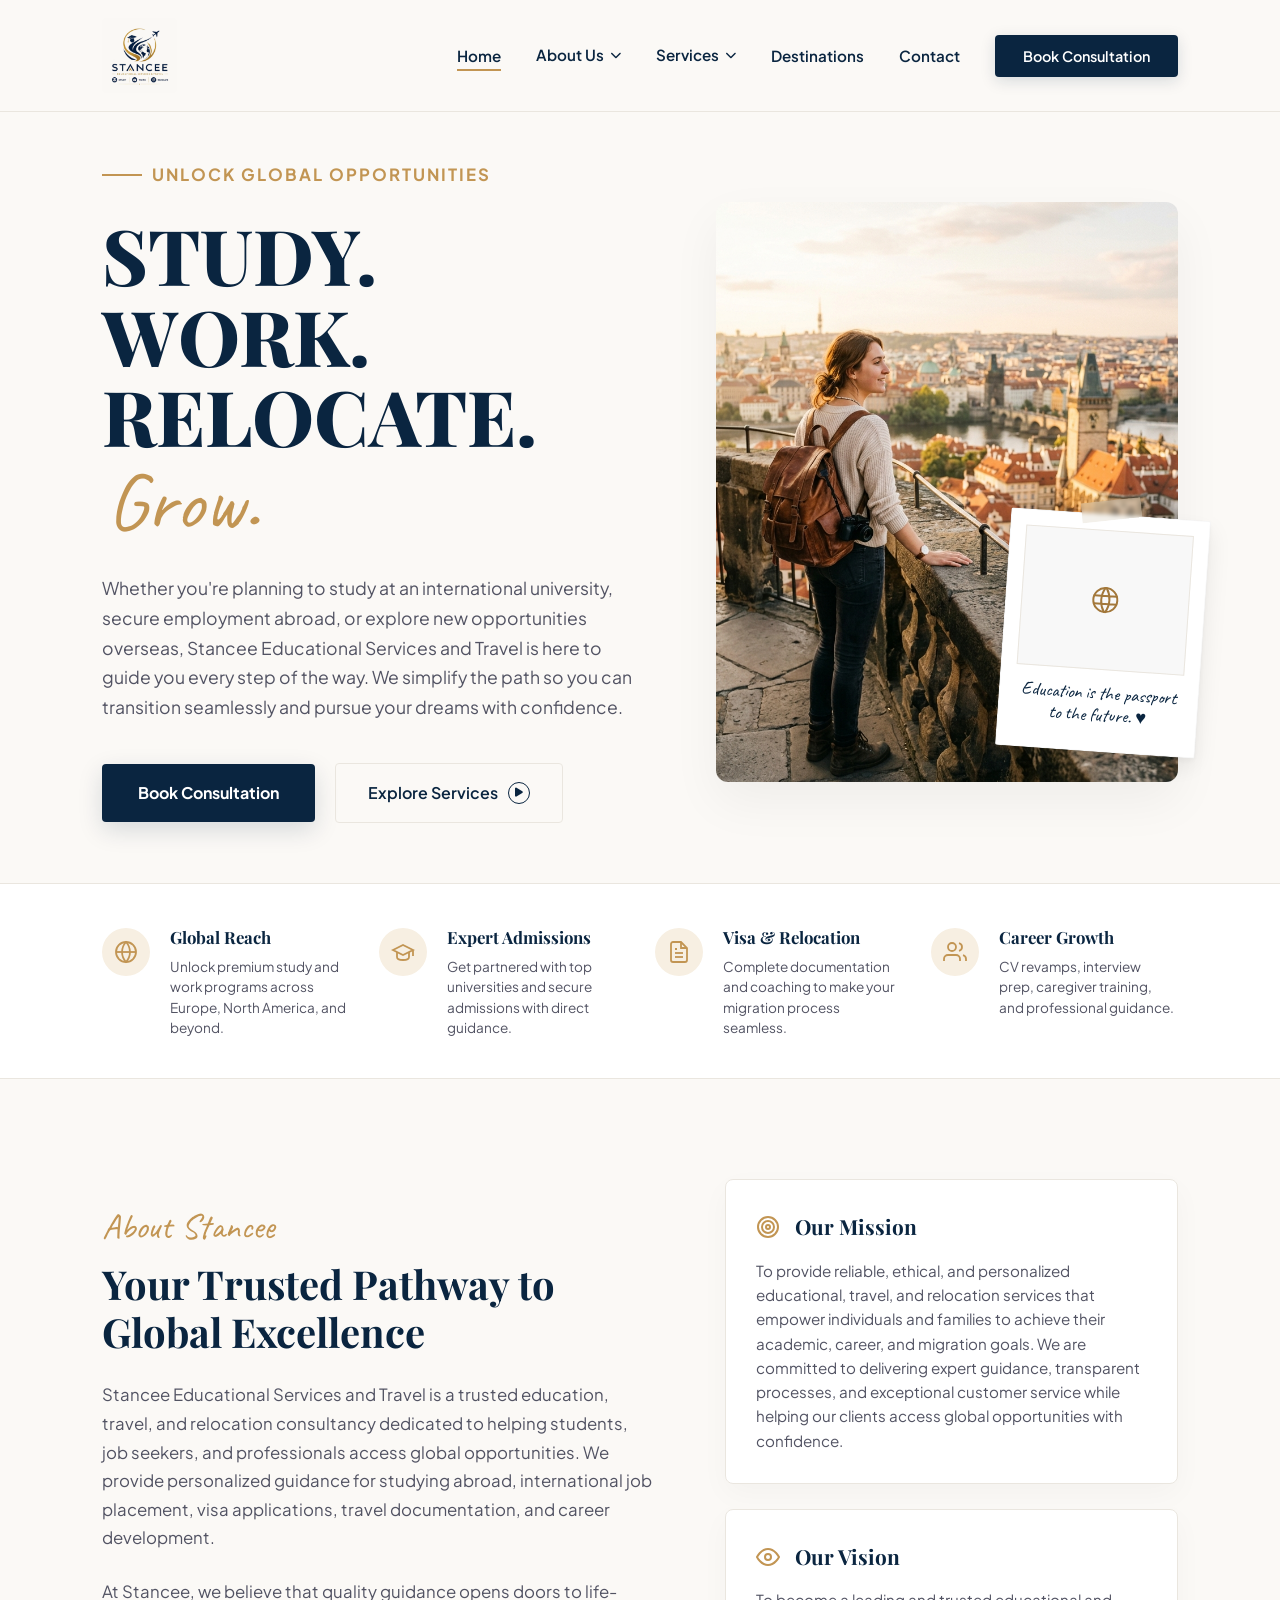
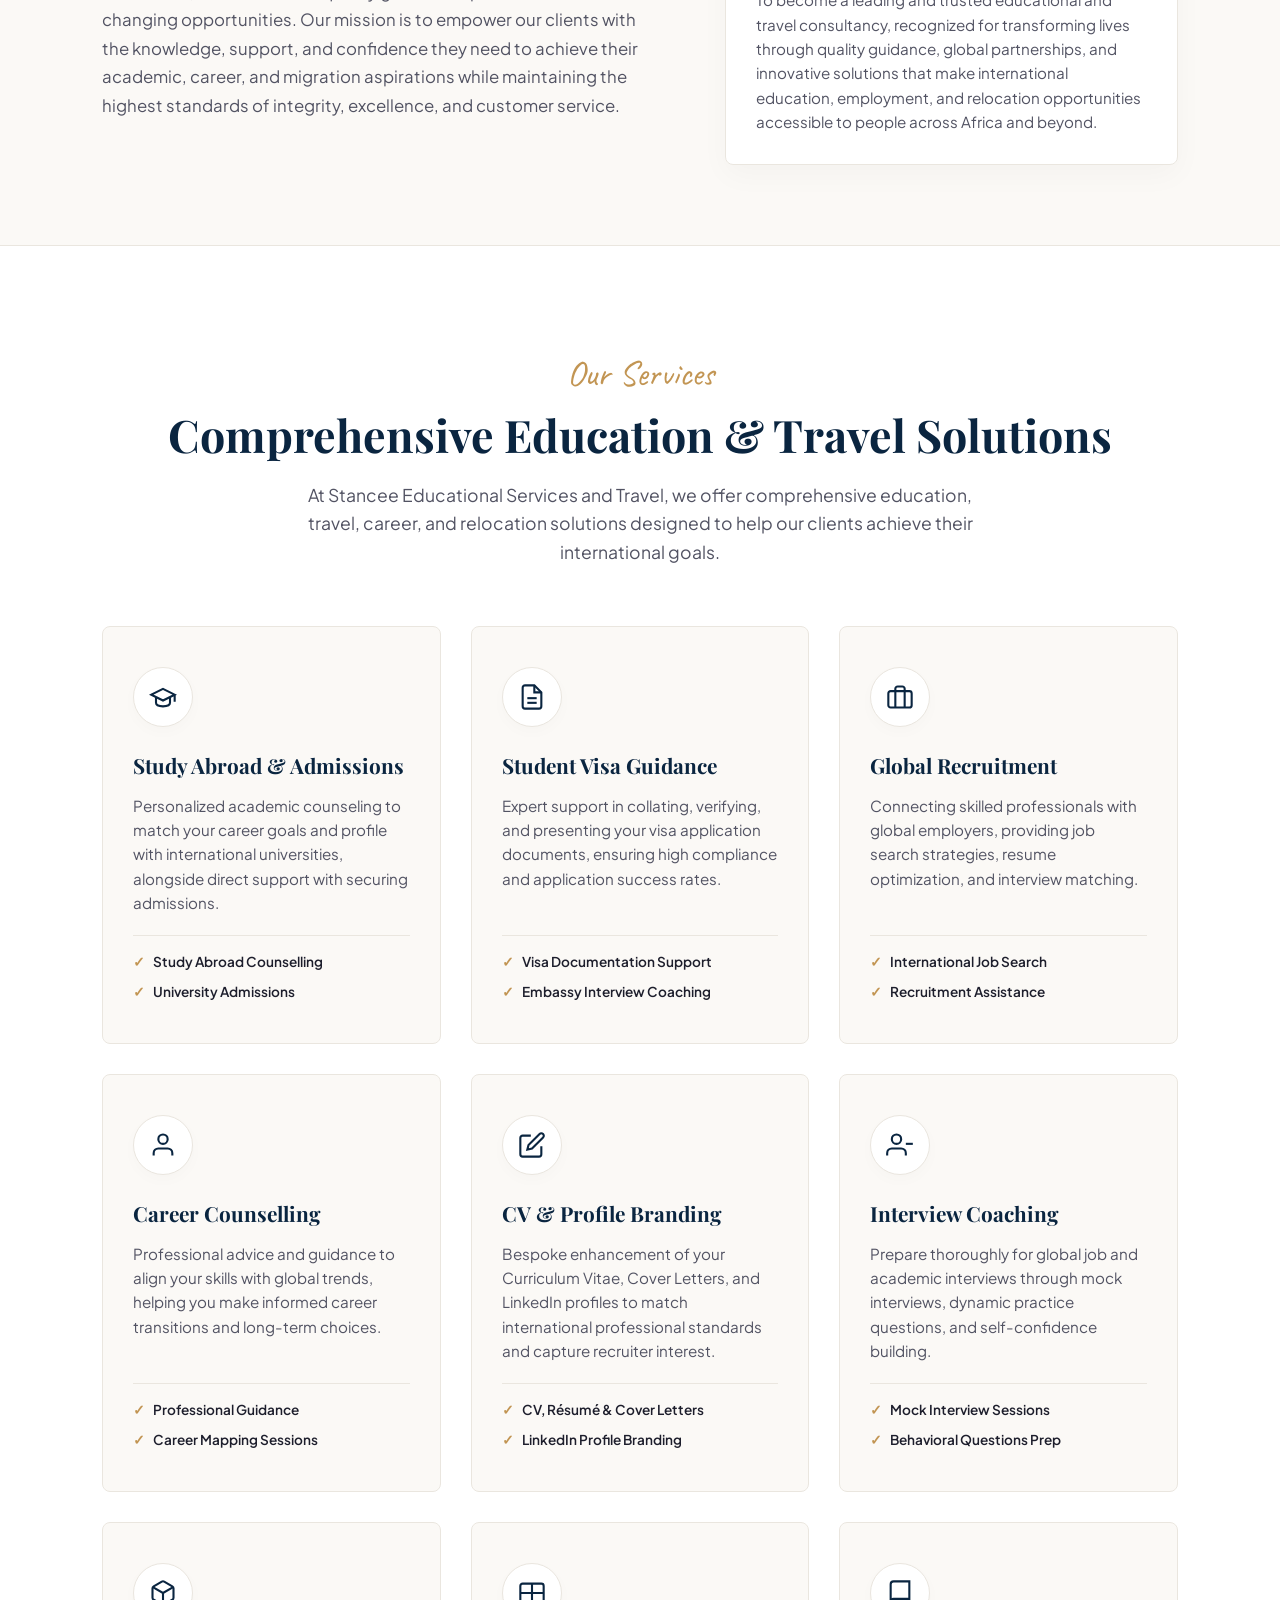
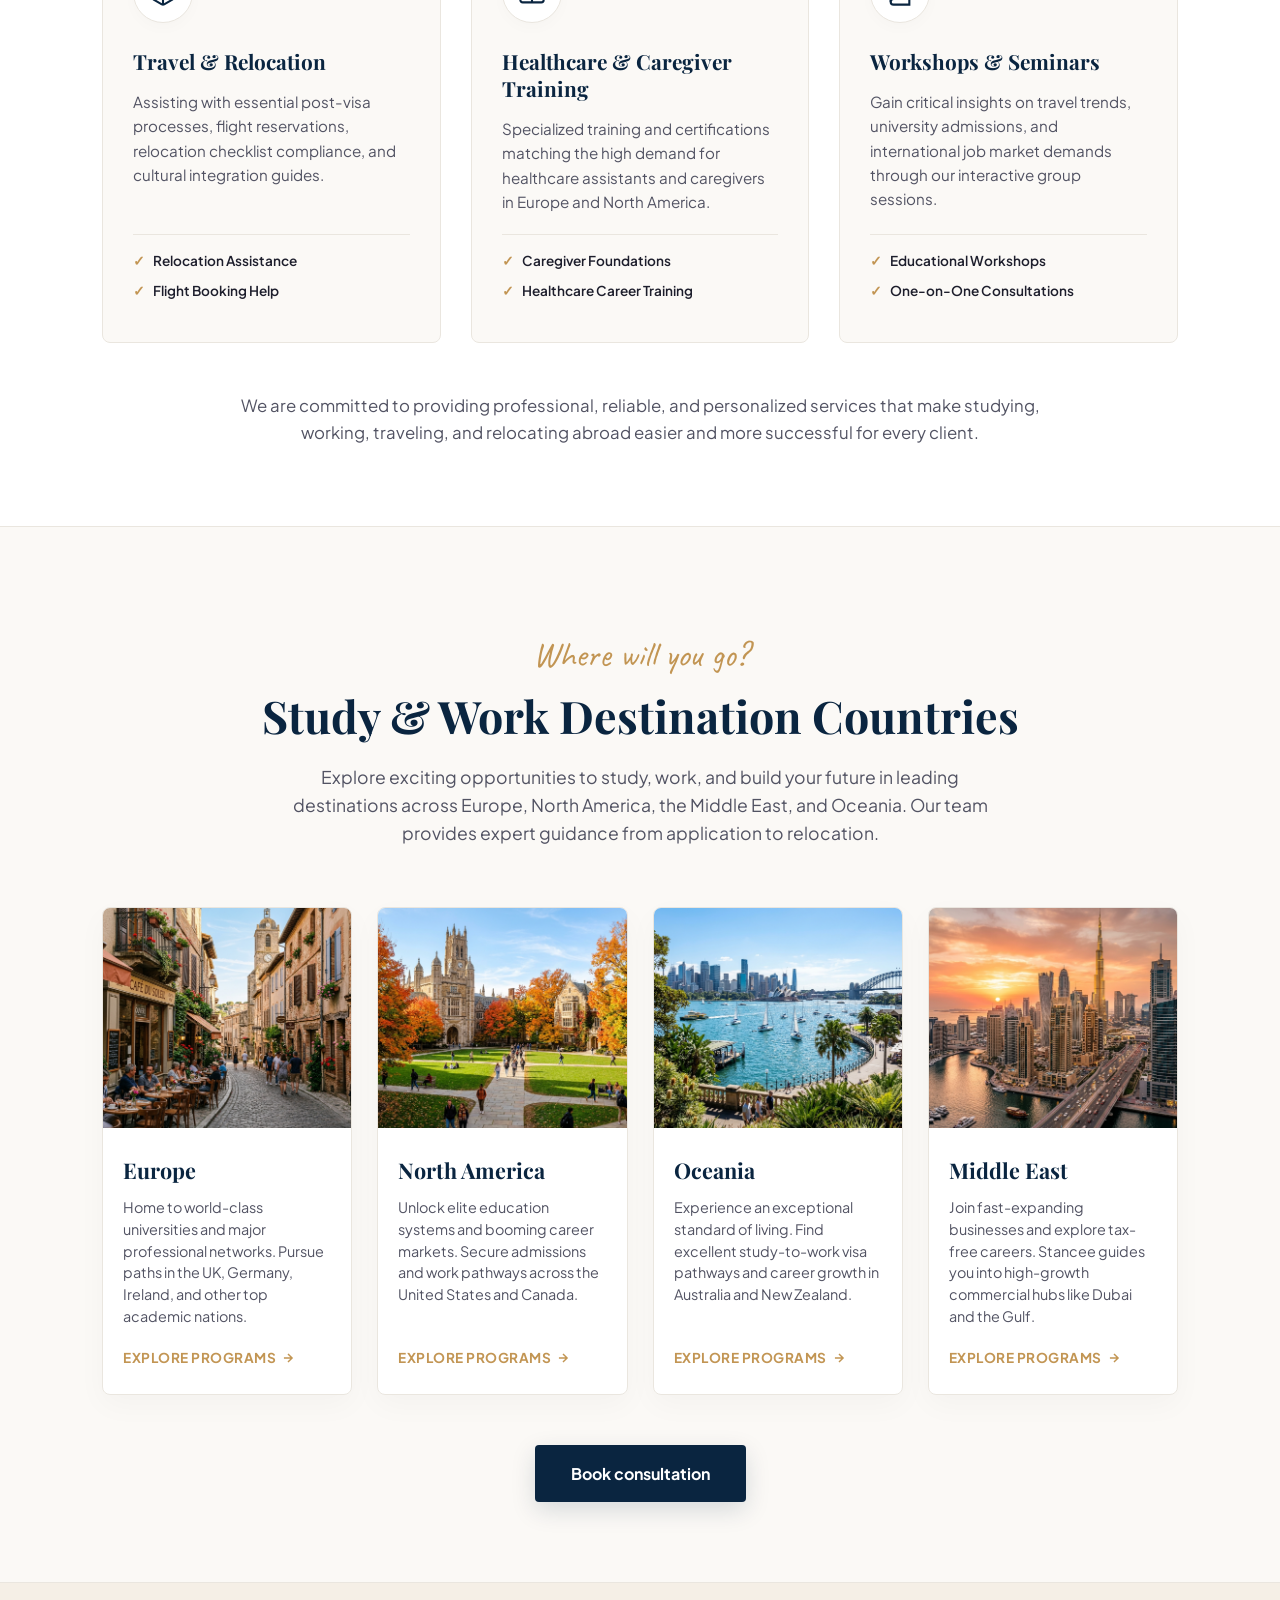
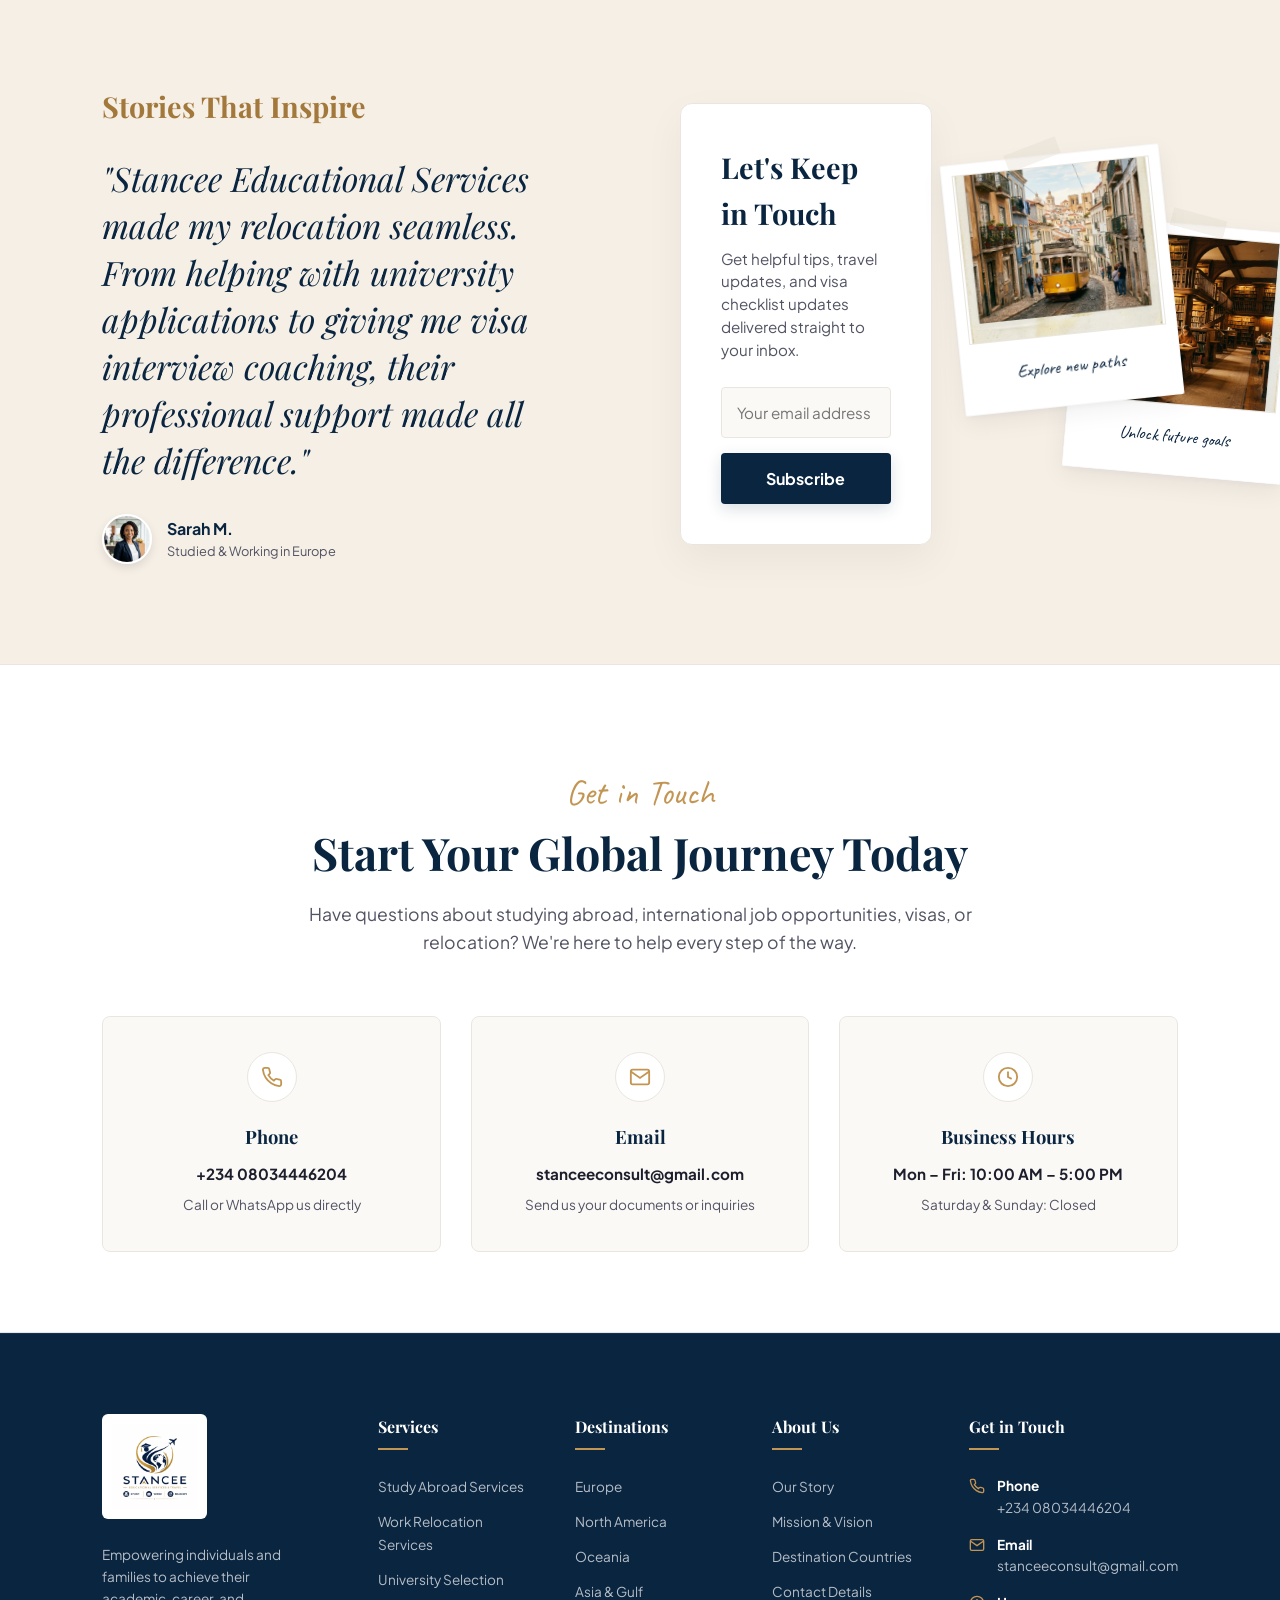
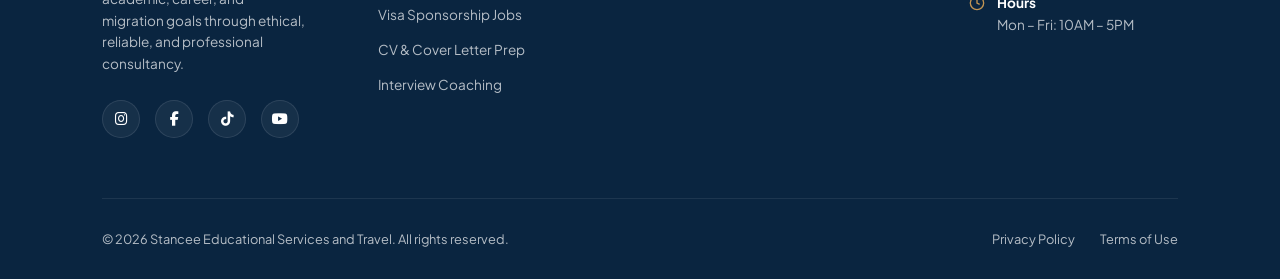
<file: index.html>
<!DOCTYPE html>
<html lang="en">
<head>
    <meta charset="UTF-8">
    <meta name="viewport" content="width=device-width, initial-scale=1.0">
    <meta name="description" content="Study, work, and relocate abroad with confidence. Stancee Educational Services and Travel provides professional support with university admissions, visa applications, international recruitment, and relocation guidance.">
    <title>Stancee Educational Services and Travel | Study, Work & Relocate Abroad</title>
    <link rel="stylesheet" href="style.css">
    <!-- FontAwesome for social icons -->
    <link rel="stylesheet" href="https://cdnjs.cloudflare.com/ajax/libs/font-awesome/6.4.0/css/all.min.css">
</head>
<body>

    <!-- Header & Navigation -->
    <header>
        <div class="navbar">
            <a href="index.html#home" class="logo">
                <img src="assets/logo.jpg" alt="Stancee Educational Services & Travel Logo" class="logo-img">
            </a>
            
            <nav>
                <ul class="nav-menu" id="nav-menu">
                    <li><a href="index.html#home" class="nav-link active">Home</a></li>
                    <li class="nav-item dropdown">
                        <a href="about.html" class="nav-link dropdown-toggle">About Us <i class="fa-solid fa-chevron-down"></i></a>
                        <ul class="dropdown-menu">
                            <li><a href="about.html#who-we-are" class="dropdown-item">Who We Are</a></li>
                            <li><a href="about.html#destinations" class="dropdown-item">Our Destinations</a></li>
                            <li><a href="about.html#recruitment" class="dropdown-item">Recruitment Opportunities</a></li>
                        </ul>
                    </li>
                    <li class="nav-item dropdown">
                        <a href="services.html" class="nav-link dropdown-toggle">Services <i class="fa-solid fa-chevron-down"></i></a>
                        <ul class="dropdown-menu">
                            <li><a href="services.html" class="dropdown-item">All Services</a></li>
                            <li><a href="services.html#study" class="dropdown-item">Study Abroad Services</a></li>
                            <li><a href="services.html#work" class="dropdown-item">Work Relocation Services</a></li>
                        </ul>
                    </li>
                    <li><a href="about.html#destinations" class="nav-link">Destinations</a></li>
                    <li><a href="index.html#contact" class="nav-link">Contact</a></li>
                    <li><a href="index.html#contact" class="nav-cta">Book Consultation</a></li>
                </ul>
            </nav>

            <button class="mobile-toggle" id="mobile-toggle" aria-label="Toggle navigation menu">
                <i class="fa-solid fa-bars"></i>
            </button>
        </div>
    </header>

    <main>
        <!-- Hero Section -->
        <section class="hero" id="home">
            <div class="container hero-grid">
                <div class="hero-content animate-fade-up">
                    <div class="hero-tagline">Unlock Global Opportunities</div>
                    <h1 class="hero-slogan">
                        STUDY. WORK.<br>
                        RELOCATE.<br>
                        <span class="slogan-accent">Grow.</span>
                    </h1>
                    <p class="hero-desc">
                        Whether you're planning to study at an international university, secure employment abroad, or explore new opportunities overseas, Stancee Educational Services and Travel is here to guide you every step of the way. We simplify the path so you can transition seamlessly and pursue your dreams with confidence.
                    </p>
                    <div class="hero-actions">
                        <a href="index.html#contact" class="btn btn-primary">Book Consultation</a>
                        <a href="services.html" class="btn btn-secondary">
                            Explore Services
                            <span class="btn-secondary-icon"><i class="fa-solid fa-play"></i></span>
                        </a>
                    </div>
                </div>

                <div class="hero-image-container animate-fade-up delay-1">
                    <div class="hero-img-mask">
                        <img src="assets/hero_student.png" alt="Student looking over a beautiful historic global city representing study abroad and relocation opportunities">
                    </div>
                    
                    <!-- Polaroid Badge overlay -->
                    <div class="polaroid-badge">
                        <div class="polaroid-badge-inner">
                            <svg viewBox="0 0 24 24" fill="none" stroke="currentColor" stroke-width="1.5">
                                <path d="M12 21a9 9 0 1 0 0-18 9 9 0 0 0 0 18z" stroke-linecap="round" stroke-linejoin="round"/>
                                <path d="M3.6 9h16.8M3.6 15h16.8M11.5 3a17 17 0 0 0 0 18M12.5 3a17 17 0 0 1 0 18" stroke-linecap="round" stroke-linejoin="round"/>
                            </svg>
                        </div>
                        <div class="polaroid-badge-text">
                            Education is the passport to the future. ♥
                        </div>
                    </div>
                </div>
            </div>
        </section>

        <!-- Trust/Pillars Bar -->
        <section class="trust-bar">
            <div class="trust-grid">
                <div class="trust-item animate-fade-up">
                    <div class="trust-icon">
                        <svg viewBox="0 0 24 24">
                            <circle cx="12" cy="12" r="10"/>
                            <path d="M12 2a15.3 15.3 0 0 1 4 10 15.3 15.3 0 0 1-4 10 15.3 15.3 0 0 1-4-10 15.3 15.3 0 0 1 4-10z"/>
                            <path d="M2 12h20"/>
                        </svg>
                    </div>
                    <div class="trust-info">
                        <h4>Global Reach</h4>
                        <p>Unlock premium study and work programs across Europe, North America, and beyond.</p>
                    </div>
                </div>

                <div class="trust-item animate-fade-up delay-1">
                    <div class="trust-icon">
                        <svg viewBox="0 0 24 24">
                            <path d="M22 10v6M2 10l10-5 10 5-10 5z"/>
                            <path d="M6 12v5c0 2 2 3 6 3s6-1 6-3v-5"/>
                        </svg>
                    </div>
                    <div class="trust-info">
                        <h4>Expert Admissions</h4>
                        <p>Get partnered with top universities and secure admissions with direct guidance.</p>
                    </div>
                </div>

                <div class="trust-item animate-fade-up delay-2">
                    <div class="trust-icon">
                        <svg viewBox="0 0 24 24">
                            <path d="M14 2H6a2 2 0 0 0-2 2v16a2 2 0 0 0 2 2h12a2 2 0 0 0 2-2V8z"/>
                            <polyline points="14 2 14 8 20 8"/>
                            <line x1="16" y1="13" x2="8" y2="13"/>
                            <line x1="16" y1="17" x2="8" y2="17"/>
                            <polyline points="10 9 9 9 8 9"/>
                        </svg>
                    </div>
                    <div class="trust-info">
                        <h4>Visa & Relocation</h4>
                        <p>Complete documentation and coaching to make your migration process seamless.</p>
                    </div>
                </div>

                <div class="trust-item animate-fade-up delay-3">
                    <div class="trust-icon">
                        <svg viewBox="0 0 24 24">
                            <path d="M17 21v-2a4 4 0 0 0-4-4H5a4 4 0 0 0-4 4v2"/>
                            <circle cx="9" cy="7" r="4"/>
                            <path d="M23 21v-2a4 4 0 0 0-3-3.87"/>
                            <path d="M16 3.13a4 4 0 0 1 0 7.75"/>
                        </svg>
                    </div>
                    <div class="trust-info">
                        <h4>Career Growth</h4>
                        <p>CV revamps, interview prep, caregiver training, and professional guidance.</p>
                    </div>
                </div>
            </div>
        </section>

        <!-- About Us Section -->
        <section class="about" id="about">
            <div class="container about-grid">
                <div class="about-left animate-fade-up">
                    <span class="section-tag">About Stancee</span>
                    <h2 class="section-title">Your Trusted Pathway to Global Excellence</h2>
                    <p>
                        Stancee Educational Services and Travel is a trusted education, travel, and relocation consultancy dedicated to helping students, job seekers, and professionals access global opportunities. We provide personalized guidance for studying abroad, international job placement, visa applications, travel documentation, and career development.
                    </p>
                    <p>
                        At Stancee, we believe that quality guidance opens doors to life-changing opportunities. Our mission is to empower our clients with the knowledge, support, and confidence they need to achieve their academic, career, and migration aspirations while maintaining the highest standards of integrity, excellence, and customer service.
                    </p>
                </div>

                <div class="about-right animate-fade-up delay-1">
                    <!-- Mission Card -->
                    <div class="statement-card">
                        <div class="statement-header">
                            <svg viewBox="0 0 24 24">
                                <circle cx="12" cy="12" r="10"/>
                                <circle cx="12" cy="12" r="6"/>
                                <circle cx="12" cy="12" r="2"/>
                            </svg>
                            <h3>Our Mission</h3>
                        </div>
                        <p>
                            To provide reliable, ethical, and personalized educational, travel, and relocation services that empower individuals and families to achieve their academic, career, and migration goals. We are committed to delivering expert guidance, transparent processes, and exceptional customer service while helping our clients access global opportunities with confidence.
                        </p>
                    </div>

                    <!-- Vision Card -->
                    <div class="statement-card">
                        <div class="statement-header">
                            <svg viewBox="0 0 24 24">
                                <path d="M1 12s4-8 11-8 11 8 11 8-4 8-11 8-11-8-11-8z"/>
                                <circle cx="12" cy="12" r="3"/>
                            </svg>
                            <h3>Our Vision</h3>
                        </div>
                        <p>
                            To become a leading and trusted educational and travel consultancy, recognized for transforming lives through quality guidance, global partnerships, and innovative solutions that make international education, employment, and relocation opportunities accessible to people across Africa and beyond.
                        </p>
                    </div>
                </div>
            </div>
        </section>

        <!-- Our Services Section -->
        <section class="services" id="services">
            <div class="container">
                <div class="text-center">
                    <span class="section-tag">Our Services</span>
                    <h2 class="section-title">Comprehensive Education & Travel Solutions</h2>
                    <p class="section-subtitle">
                        At Stancee Educational Services and Travel, we offer comprehensive education, travel, career, and relocation solutions designed to help our clients achieve their international goals.
                    </p>
                </div>

                <div class="services-grid">
                    <!-- Service 1 -->
                    <div class="service-card animate-fade-up">
                        <div class="service-icon">
                            <svg viewBox="0 0 24 24">
                                <path d="M22 10v6M2 10l10-5 10 5-10 5z"/>
                                <path d="M6 12v5c0 2 2 3 6 3s6-1 6-3v-5"/>
                            </svg>
                        </div>
                        <h3>Study Abroad & Admissions</h3>
                        <p>
                            Personalized academic counseling to match your career goals and profile with international universities, alongside direct support with securing admissions.
                        </p>
                        <ul class="service-bullets">
                            <li>Study Abroad Counselling</li>
                            <li>University Admissions</li>
                        </ul>
                    </div>

                    <!-- Service 2 -->
                    <div class="service-card animate-fade-up delay-1">
                        <div class="service-icon">
                            <svg viewBox="0 0 24 24">
                                <path d="M14 2H6a2 2 0 0 0-2 2v16a2 2 0 0 0 2 2h12a2 2 0 0 0 2-2V8z"/>
                                <polyline points="14 2 14 8 20 8"/>
                                <line x1="16" y1="13" x2="8" y2="13"/>
                                <line x1="16" y1="17" x2="8" y2="17"/>
                            </svg>
                        </div>
                        <h3>Student Visa Guidance</h3>
                        <p>
                            Expert support in collating, verifying, and presenting your visa application documents, ensuring high compliance and application success rates.
                        </p>
                        <ul class="service-bullets">
                            <li>Visa Documentation Support</li>
                            <li>Embassy Interview Coaching</li>
                        </ul>
                    </div>

                    <!-- Service 3 -->
                    <div class="service-card animate-fade-up delay-2">
                        <div class="service-icon">
                            <svg viewBox="0 0 24 24">
                                <rect x="2" y="7" width="20" height="14" rx="2" ry="2"/>
                                <path d="M16 21V5a2 2 0 0 0-2-2h-4a2 2 0 0 0-2 2v16"/>
                            </svg>
                        </div>
                        <h3>Global Recruitment</h3>
                        <p>
                            Connecting skilled professionals with global employers, providing job search strategies, resume optimization, and interview matching.
                        </p>
                        <ul class="service-bullets">
                            <li>International Job Search</li>
                            <li>Recruitment Assistance</li>
                        </ul>
                    </div>

                    <!-- Service 4 -->
                    <div class="service-card animate-fade-up">
                        <div class="service-icon">
                            <svg viewBox="0 0 24 24">
                                <path d="M20 21v-2a4 4 0 0 0-4-4H8a4 4 0 0 0-4 4v2"/>
                                <circle cx="12" cy="7" r="4"/>
                            </svg>
                        </div>
                        <h3>Career Counselling</h3>
                        <p>
                            Professional advice and guidance to align your skills with global trends, helping you make informed career transitions and long-term choices.
                        </p>
                        <ul class="service-bullets">
                            <li>Professional Guidance</li>
                            <li>Career Mapping Sessions</li>
                        </ul>
                    </div>

                    <!-- Service 5 -->
                    <div class="service-card animate-fade-up delay-1">
                        <div class="service-icon">
                            <svg viewBox="0 0 24 24">
                                <path d="M11 4H4a2 2 0 0 0-2 2v14a2 2 0 0 0 2 2h14a2 2 0 0 0 2-2v-7"/>
                                <path d="M18.5 2.5a2.121 2.121 0 1 1 3 3L12 15l-4 1 1-4 9.5-9.5z"/>
                            </svg>
                        </div>
                        <h3>CV & Profile Branding</h3>
                        <p>
                            Bespoke enhancement of your Curriculum Vitae, Cover Letters, and LinkedIn profiles to match international professional standards and capture recruiter interest.
                        </p>
                        <ul class="service-bullets">
                            <li>CV, Résumé & Cover Letters</li>
                            <li>LinkedIn Profile Branding</li>
                        </ul>
                    </div>

                    <!-- Service 6 -->
                    <div class="service-card animate-fade-up delay-2">
                        <div class="service-icon">
                            <svg viewBox="0 0 24 24">
                                <path d="M17 21v-2a4 4 0 0 0-4-4H5a4 4 0 0 0-4 4v2"/>
                                <circle cx="9" cy="7" r="4"/>
                                <line x1="23" y1="11" x2="17" y2="11"/>
                            </svg>
                        </div>
                        <h3>Interview Coaching</h3>
                        <p>
                            Prepare thoroughly for global job and academic interviews through mock interviews, dynamic practice questions, and self-confidence building.
                        </p>
                        <ul class="service-bullets">
                            <li>Mock Interview Sessions</li>
                            <li>Behavioral Questions Prep</li>
                        </ul>
                    </div>

                    <!-- Service 7 -->
                    <div class="service-card animate-fade-up">
                        <div class="service-icon">
                            <svg viewBox="0 0 24 24">
                                <path d="M21 16V8a2 2 0 0 0-1-1.73l-7-4a2 2 0 0 0-2 0l-7 4A2 2 0 0 0 3 8v8a2 2 0 0 0 1 1.73l7 4a2 2 0 0 0 2 0l7-4A2 2 0 0 0 21 16z"/>
                                <polyline points="3.27 6.96 12 12.01 20.73 6.96"/>
                                <line x1="12" y1="22.08" x2="12" y2="12"/>
                            </svg>
                        </div>
                        <h3>Travel & Relocation</h3>
                        <p>
                            Assisting with essential post-visa processes, flight reservations, relocation checklist compliance, and cultural integration guides.
                        </p>
                        <ul class="service-bullets">
                            <li>Relocation Assistance</li>
                            <li>Flight Booking Help</li>
                        </ul>
                    </div>

                    <!-- Service 8 -->
                    <div class="service-card animate-fade-up delay-1">
                        <div class="service-icon">
                            <svg viewBox="0 0 24 24">
                                <rect x="2" y="4" width="20" height="16" rx="2"/>
                                <path d="M12 4v16M2 12h20"/>
                            </svg>
                        </div>
                        <h3>Healthcare & Caregiver Training</h3>
                        <p>
                            Specialized training and certifications matching the high demand for healthcare assistants and caregivers in Europe and North America.
                        </p>
                        <ul class="service-bullets">
                            <li>Caregiver Foundations</li>
                            <li>Healthcare Career Training</li>
                        </ul>
                    </div>

                    <!-- Service 9 -->
                    <div class="service-card animate-fade-up delay-2">
                        <div class="service-icon">
                            <svg viewBox="0 0 24 24">
                                <path d="M4 19.5A2.5 2.5 0 0 1 6.5 17H20"/>
                                <path d="M6.5 2H20v20H6.5A2.5 2.5 0 0 1 4 19.5v-15A2.5 2.5 0 0 1 6.5 2z"/>
                            </svg>
                        </div>
                        <h3>Workshops & Seminars</h3>
                        <p>
                            Gain critical insights on travel trends, university admissions, and international job market demands through our interactive group sessions.
                        </p>
                        <ul class="service-bullets">
                            <li>Educational Workshops</li>
                            <li>One-on-One Consultations</li>
                        </ul>
                    </div>
                </div>

                <div class="text-center">
                    <p style="color: var(--text-muted); font-size: 1.05rem; max-width: 800px; margin: 0 auto;">
                        We are committed to providing professional, reliable, and personalized services that make studying, working, traveling, and relocating abroad easier and more successful for every client.
                    </p>
                </div>
            </div>
        </section>

        <!-- Destination Countries Section -->
        <section class="destinations" id="destinations">
            <div class="container">
                <div class="text-center">
                    <span class="section-tag">Where will you go?</span>
                    <h2 class="section-title">Study & Work Destination Countries</h2>
                    <p class="section-subtitle">
                        Explore exciting opportunities to study, work, and build your future in leading destinations across Europe, North America, the Middle East, and Oceania. Our team provides expert guidance from application to relocation.
                    </p>
                </div>

                <div class="destinations-grid">
                    <!-- Europe -->
                    <div class="dest-card animate-fade-up">
                        <div class="dest-img-wrap">
                            <img src="assets/dest_europe.png" alt="Historic European city street representing study and work programs in the UK, Germany, and Ireland">
                        </div>
                        <div class="dest-info">
                            <h3>Europe</h3>
                            <p>Home to world-class universities and major professional networks. Pursue paths in the UK, Germany, Ireland, and other top academic nations.</p>
                            <a href="#contact" class="dest-link">
                                Explore Programs
                                <svg viewBox="0 0 24 24"><path d="M5 12h14M12 5l7 7-7 7"/></svg>
                            </a>
                        </div>
                    </div>

                    <!-- North America -->
                    <div class="dest-card animate-fade-up delay-1">
                        <div class="dest-img-wrap">
                            <img src="assets/dest_north_america.png" alt="Collegiate Gothic university campus in North America showing academic excellence">
                        </div>
                        <div class="dest-info">
                            <h3>North America</h3>
                            <p>Unlock elite education systems and booming career markets. Secure admissions and work pathways across the United States and Canada.</p>
                            <a href="#contact" class="dest-link">
                                Explore Programs
                                <svg viewBox="0 0 24 24"><path d="M5 12h14M12 5l7 7-7 7"/></svg>
                            </a>
                        </div>
                    </div>

                    <!-- Oceania -->
                    <div class="dest-card animate-fade-up delay-2">
                        <div class="dest-img-wrap">
                            <img src="assets/dest_oceania.png" alt="Sunny modern harbor in Australia representing relocation and student options in Oceania">
                        </div>
                        <div class="dest-info">
                            <h3>Oceania</h3>
                            <p>Experience an exceptional standard of living. Find excellent study-to-work visa pathways and career growth in Australia and New Zealand.</p>
                            <a href="#contact" class="dest-link">
                                Explore Programs
                                <svg viewBox="0 0 24 24"><path d="M5 12h14M12 5l7 7-7 7"/></svg>
                            </a>
                        </div>
                    </div>

                    <!-- Middle East -->
                    <div class="dest-card animate-fade-up delay-3">
                        <div class="dest-img-wrap">
                            <img src="assets/dest_middle_east.png" alt="Dubai skyscrapers at sunset representing tax-free job opportunities in the Middle East">
                        </div>
                        <div class="dest-info">
                            <h3>Middle East</h3>
                            <p>Join fast-expanding businesses and explore tax-free careers. Stancee guides you into high-growth commercial hubs like Dubai and the Gulf.</p>
                            <a href="#contact" class="dest-link">
                                Explore Programs
                                <svg viewBox="0 0 24 24"><path d="M5 12h14M12 5l7 7-7 7"/></svg>
                            </a>
                        </div>
                    </div>
                </div>

                <div class="dest-actions">
                    <a href="#contact" class="btn btn-primary">Book consultation</a>
                </div>
            </div>
        </section>

        <!-- Testimonial & Newsletter Section -->
        <section class="testimonial-newsletter">
            <div class="container tn-grid">
                <div class="tn-left animate-fade-up">
                    <h3>Stories That Inspire</h3>
                    <blockquote class="quote-text">
                        "Stancee Educational Services made my relocation seamless. From helping with university applications to giving me visa interview coaching, their professional support made all the difference."
                    </blockquote>
                    <div class="quote-author">
                        <div class="quote-author-img">
                            <img src="assets/testimonial_user.png" alt="Headshot of a happy student who relocated abroad successfully with Stancee">
                        </div>
                        <div>
                            <div class="quote-author-name">Sarah M.</div>
                            <div class="quote-author-title">Studied & Working in Europe</div>
                        </div>
                    </div>
                </div>

                <div class="tn-right animate-fade-up delay-1">
                    <div class="newsletter-card">
                        <h3>Let's Keep in Touch</h3>
                        <p>Get helpful tips, travel updates, and visa checklist updates delivered straight to your inbox.</p>
                        <form class="subscribe-form" id="subscribe-form">
                            <div class="input-group">
                                <input type="email" placeholder="Your email address" required aria-label="Email address for newsletter">
                            </div>
                            <button type="submit" class="btn btn-subscribe">Subscribe</button>
                        </form>
                    </div>

                    <!-- Decorative Polaroid Stack -->
                    <div class="polaroid-stack">
                        <div class="polaroid-photo photo-1">
                            <img src="assets/polaroid_lisbon.png" alt="Vintage polaroid of a yellow tram driving on a European street">
                            <div class="caption">Explore new paths</div>
                        </div>
                        <div class="polaroid-photo photo-2">
                            <img src="assets/polaroid_library.png" alt="Vintage polaroid of a cozy university library with books">
                            <div class="caption">Unlock future goals</div>
                        </div>
                    </div>
                </div>
            </div>
        </section>

        <!-- Contact Section -->
        <section class="contact-section" id="contact">
            <div class="container">
                <div class="text-center">
                    <span class="section-tag">Get in Touch</span>
                    <h2 class="section-title">Start Your Global Journey Today</h2>
                    <p class="section-subtitle">
                        Have questions about studying abroad, international job opportunities, visas, or relocation? We're here to help every step of the way.
                    </p>
                </div>

                <div class="contact-grid">
                    <!-- Card 1: Phone -->
                    <div class="contact-card animate-fade-up">
                        <div class="contact-card-icon">
                            <svg viewBox="0 0 24 24">
                                <path d="M22 16.92v3a2 2 0 0 1-2.18 2 19.79 19.79 0 0 1-8.63-3.07 19.5 19.5 0 0 1-6-6 19.79 19.79 0 0 1-3.07-8.67A2 2 0 0 1 4.11 2h3a2 2 0 0 1 2 1.72 12.84 12.84 0 0 0 .7 2.81 2 2 0 0 1-.45 2.11L8.09 9.91a16 16 0 0 0 6 6l1.27-1.27a2 2 0 0 1 2.11-.45 12.84 12.84 0 0 0 2.81.7A2 2 0 0 1 22 16.92z"/>
                            </svg>
                        </div>
                        <h3>Phone</h3>
                        <p>+234 08034446204</p>
                        <span>Call or WhatsApp us directly</span>
                    </div>

                    <!-- Card 2: Email -->
                    <div class="contact-card animate-fade-up delay-1">
                        <div class="contact-card-icon">
                            <svg viewBox="0 0 24 24">
                                <path d="M4 4h16c1.1 0 2 .9 2 2v12c0 1.1-.9 2-2 2H4c-1.1 0-2-.9-2-2V6c0-1.1.9-2 2-2z"/>
                                <polyline points="22,6 12,13 2,6"/>
                            </svg>
                        </div>
                        <h3>Email</h3>
                        <p>stanceeconsult@gmail.com</p>
                        <span>Send us your documents or inquiries</span>
                    </div>

                    <!-- Card 3: Business Hours -->
                    <div class="contact-card animate-fade-up delay-2">
                        <div class="contact-card-icon">
                            <svg viewBox="0 0 24 24">
                                <circle cx="12" cy="12" r="10"/>
                                <polyline points="12 6 12 12 16 14"/>
                            </svg>
                        </div>
                        <h3>Business Hours</h3>
                        <p>Mon – Fri: 10:00 AM – 5:00 PM</p>
                        <span>Saturday & Sunday: Closed</span>
                    </div>
                </div>
            </div>
        </section>
    </main>

    <!-- Footer Section -->
    <footer>
        <div class="footer-grid">
            <div class="footer-col-brand animate-fade-up">
                <a href="index.html#home" class="footer-logo">
                    <img src="assets/logo.jpg" alt="Stancee Educational Services & Travel Logo" class="footer-logo-img">
                </a>
                <p>
                    Empowering individuals and families to achieve their academic, career, and migration goals through ethical, reliable, and professional consultancy.
                </p>
                <div class="social-links">
                    <a href="https://instagram.com" target="_blank" rel="noopener noreferrer" class="social-icon" aria-label="Instagram"><i class="fa-brands fa-instagram"></i></a>
                    <a href="https://facebook.com" target="_blank" rel="noopener noreferrer" class="social-icon" aria-label="Facebook"><i class="fa-brands fa-facebook-f"></i></a>
                    <a href="https://tiktok.com" target="_blank" rel="noopener noreferrer" class="social-icon" aria-label="TikTok"><i class="fa-brands fa-tiktok"></i></a>
                    <a href="https://youtube.com" target="_blank" rel="noopener noreferrer" class="social-icon" aria-label="YouTube"><i class="fa-brands fa-youtube"></i></a>
                </div>
            </div>

            <div class="footer-col animate-fade-up delay-1">
                <h4>Services</h4>
                <ul class="footer-links">
                    <li><a href="services.html#study">Study Abroad Services</a></li>
                    <li><a href="services.html#work">Work Relocation Services</a></li>
                    <li><a href="services.html#study">University Selection</a></li>
                    <li><a href="services.html#work">Visa Sponsorship Jobs</a></li>
                    <li><a href="services.html#work">CV & Cover Letter Prep</a></li>
                    <li><a href="services.html#work">Interview Coaching</a></li>
                </ul>
            </div>

            <div class="footer-col animate-fade-up delay-2">
                <h4>Destinations</h4>
                <ul class="footer-links">
                    <li><a href="about.html#destinations">Europe</a></li>
                    <li><a href="about.html#destinations">North America</a></li>
                    <li><a href="about.html#destinations">Oceania</a></li>
                    <li><a href="about.html#destinations">Asia & Gulf</a></li>
                </ul>
            </div>

            <div class="footer-col animate-fade-up delay-3">
                <h4>About Us</h4>
                <ul class="footer-links">
                    <li><a href="about.html#who-we-are">Our Story</a></li>
                    <li><a href="about.html#who-we-are">Mission & Vision</a></li>
                    <li><a href="about.html#destinations">Destination Countries</a></li>
                    <li><a href="index.html#contact">Contact Details</a></li>
                </ul>
            </div>

            <div class="footer-col animate-fade-up delay-4">
                <h4>Get in Touch</h4>
                <ul class="footer-contact-list">
                    <li class="footer-contact-item">
                        <svg viewBox="0 0 24 24"><path d="M22 16.92v3a2 2 0 0 1-2.18 2 19.79 19.79 0 0 1-8.63-3.07 19.5 19.5 0 0 1-6-6 19.79 19.79 0 0 1-3.07-8.67A2 2 0 0 1 4.11 2h3a2 2 0 0 1 2 1.72 12.84 12.84 0 0 0 .7 2.81 2 2 0 0 1-.45 2.11L8.09 9.91a16 16 0 0 0 6 6l1.27-1.27a2 2 0 0 1 2.11-.45 12.84 12.84 0 0 0 2.81.7A2 2 0 0 1 22 16.92z"/></svg>
                        <div>
                            <strong>Phone</strong>
                            <span>+234 08034446204</span>
                        </div>
                    </li>
                    <li class="footer-contact-item">
                        <svg viewBox="0 0 24 24"><path d="M4 4h16c1.1 0 2 .9 2 2v12c0 1.1-.9 2-2 2H4c-1.1 0-2-.9-2-2V6c0-1.1.9-2 2-2z"/><polyline points="22,6 12,13 2,6"/></svg>
                        <div>
                            <strong>Email</strong>
                            <span>stanceeconsult@gmail.com</span>
                        </div>
                    </li>
                    <li class="footer-contact-item">
                        <svg viewBox="0 0 24 24"><circle cx="12" cy="12" r="10"/><polyline points="12 6 12 12 16 14"/></svg>
                        <div>
                            <strong>Hours</strong>
                            <span>Mon – Fri: 10AM – 5PM</span>
                        </div>
                    </li>
                </ul>
            </div>
        </div>

        <div class="footer-bottom">
            <p>&copy; 2026 Stancee Educational Services and Travel. All rights reserved.</p>
            <div class="footer-bottom-links">
                <a href="#home">Privacy Policy</a>
                <a href="#home">Terms of Use</a>
            </div>
        </div>
    </footer>

    <script src="main.js"></script>
</body>
</html>
</file>
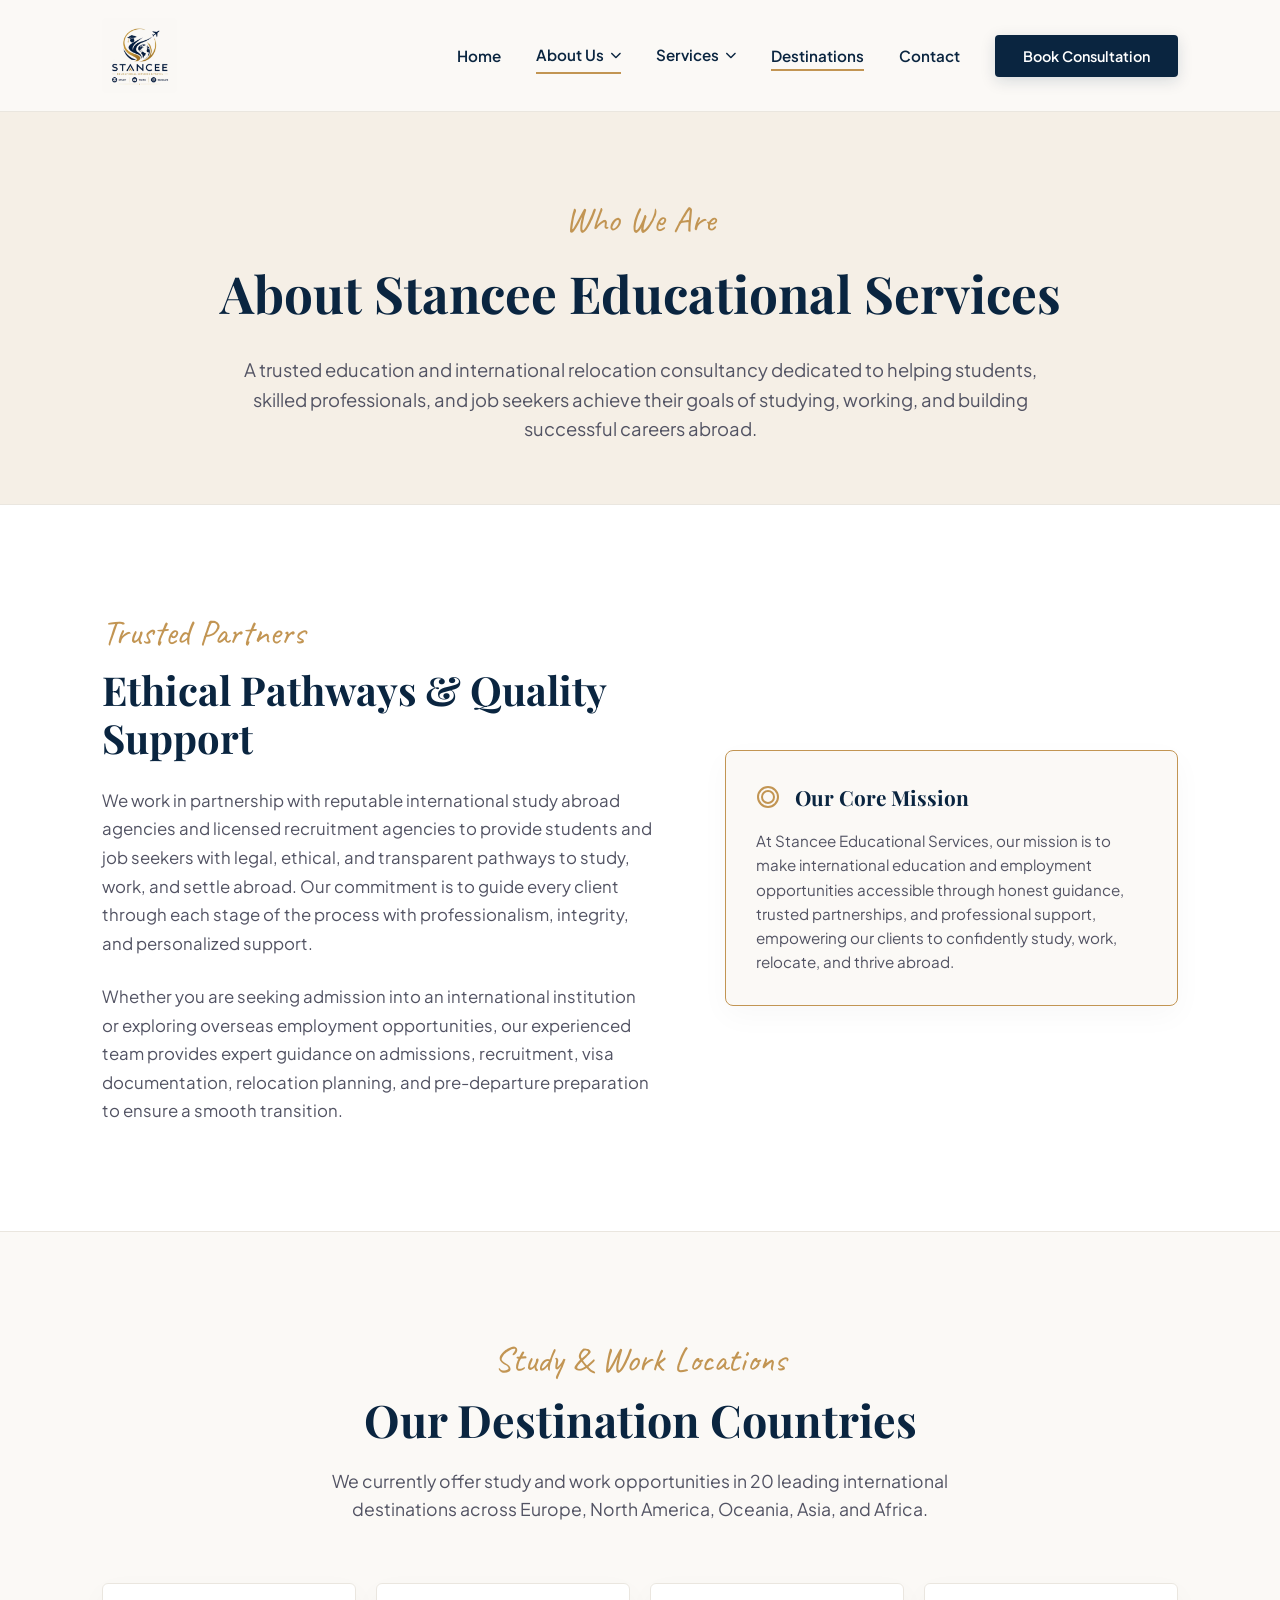
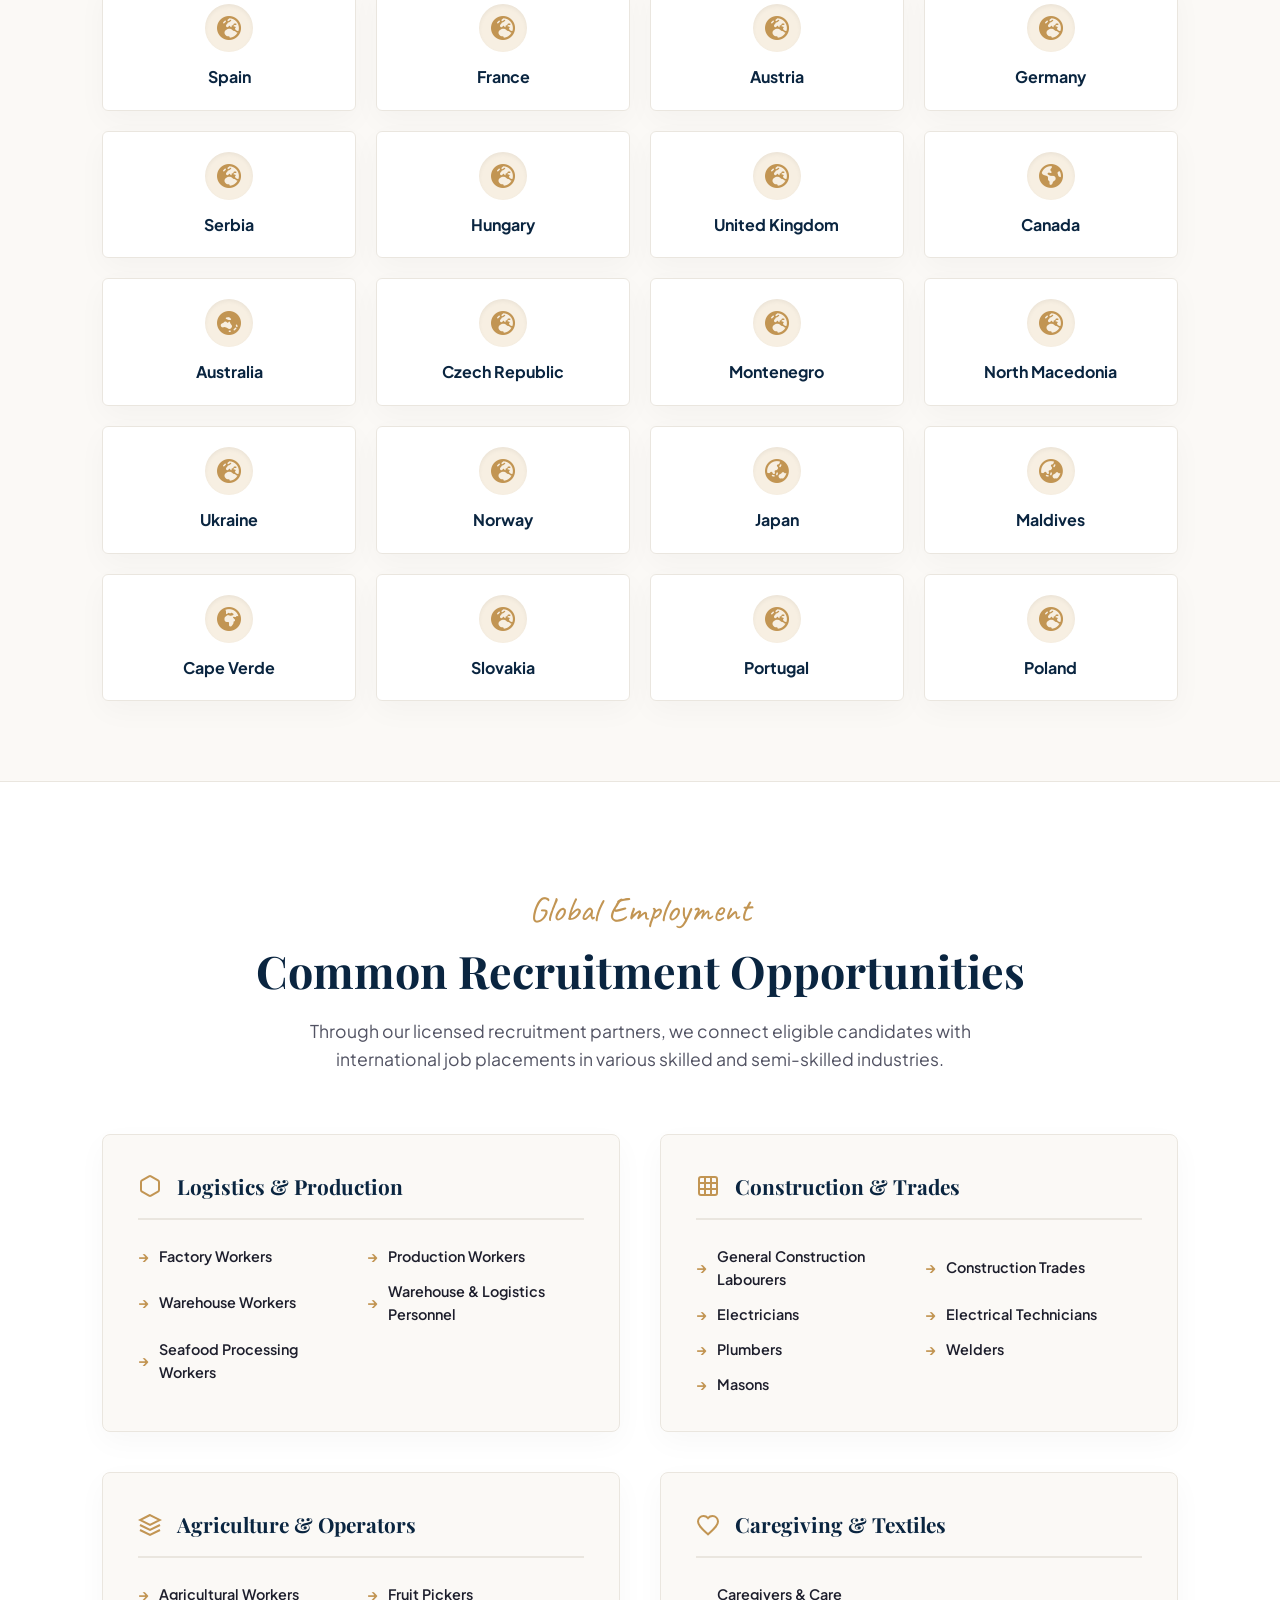
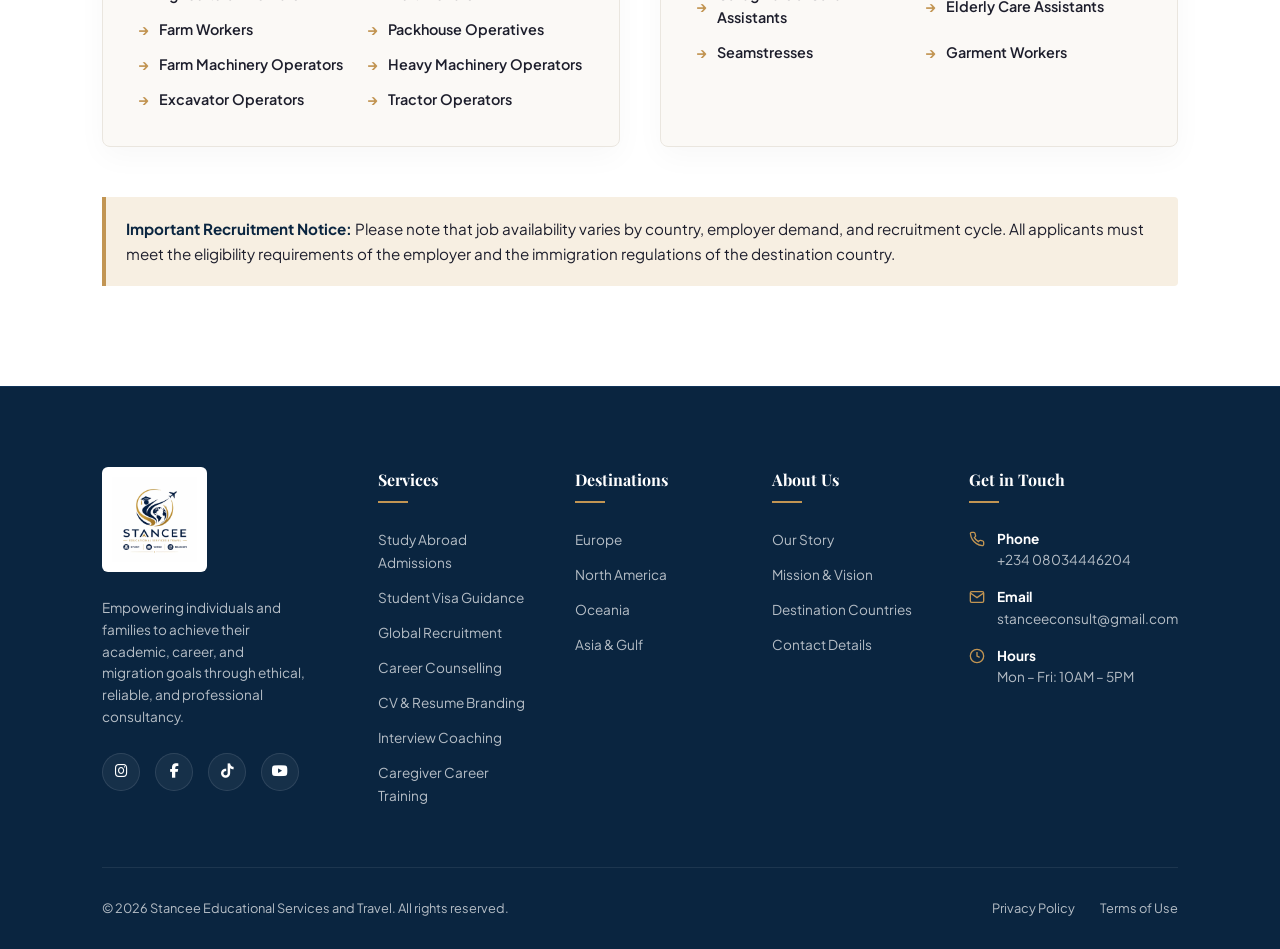
<file: about.html>
<!DOCTYPE html>
<html lang="en">
<head>
    <meta charset="UTF-8">
    <meta name="viewport" content="width=device-width, initial-scale=1.0">
    <meta name="description" content="Learn more about Stancee Educational Services. We partner with international agencies to provide legal, ethical pathways for studying, working, and relocating to 20+ countries.">
    <title>About Us | Stancee Educational Services and Travel</title>
    <link rel="stylesheet" href="style.css">
    <!-- FontAwesome for social icons -->
    <link rel="stylesheet" href="https://cdnjs.cloudflare.com/ajax/libs/font-awesome/6.4.0/css/all.min.css">
</head>
<body>

    <!-- Header & Navigation -->
    <header>
        <div class="navbar">
            <a href="index.html#home" class="logo">
                <img src="assets/logo.jpg" alt="Stancee Educational Services & Travel Logo" class="logo-img">
            </a>
            
            <nav>
                <ul class="nav-menu" id="nav-menu">
                    <li><a href="index.html#home" class="nav-link">Home</a></li>
                    <li class="nav-item dropdown">
                        <a href="about.html" class="nav-link dropdown-toggle active">About Us <i class="fa-solid fa-chevron-down"></i></a>
                        <ul class="dropdown-menu">
                            <li><a href="about.html#who-we-are" class="dropdown-item">Who We Are</a></li>
                            <li><a href="about.html#destinations" class="dropdown-item">Our Destinations</a></li>
                            <li><a href="about.html#recruitment" class="dropdown-item">Recruitment Opportunities</a></li>
                        </ul>
                    </li>
                    <li class="nav-item dropdown">
                        <a href="services.html" class="nav-link dropdown-toggle">Services <i class="fa-solid fa-chevron-down"></i></a>
                        <ul class="dropdown-menu">
                            <li><a href="services.html" class="dropdown-item">All Services</a></li>
                            <li><a href="services.html#study" class="dropdown-item">Study Abroad Services</a></li>
                            <li><a href="services.html#work" class="dropdown-item">Work Relocation Services</a></li>
                        </ul>
                    </li>
                    <li><a href="about.html#destinations" class="nav-link">Destinations</a></li>
                    <li><a href="index.html#contact" class="nav-link">Contact</a></li>
                    <li><a href="index.html#contact" class="nav-cta">Book Consultation</a></li>
                </ul>
            </nav>

            <button class="mobile-toggle" id="mobile-toggle" aria-label="Toggle navigation menu">
                <i class="fa-solid fa-bars"></i>
            </button>
        </div>
    </header>

    <main>
        <!-- Page Intro Hero Banner -->
        <section class="hero" id="who-we-are" style="padding-top: 80px; padding-bottom: 60px; background-color: var(--bg-sand); border-bottom: 1px solid var(--border-light);">
            <div class="container text-center">
                <span class="section-tag">Who We Are</span>
                <h1 style="font-size: 3.2rem; margin-bottom: 20px;">About Stancee Educational Services</h1>
                <p style="color: var(--text-muted); font-size: 1.15rem; max-width: 800px; margin: 0 auto;">
                    A trusted education and international relocation consultancy dedicated to helping students, skilled professionals, and job seekers achieve their goals of studying, working, and building successful careers abroad.
                </p>
            </div>
        </section>

        <!-- Who We Are / Profile Description -->
        <section class="about" style="background-color: #ffffff;">
            <div class="container about-grid">
                <div class="about-left animate-fade-up">
                    <span class="section-tag">Trusted Partners</span>
                    <h2 class="section-title">Ethical Pathways & Quality Support</h2>
                    <p>
                        We work in partnership with reputable international study abroad agencies and licensed recruitment agencies to provide students and job seekers with legal, ethical, and transparent pathways to study, work, and settle abroad. Our commitment is to guide every client through each stage of the process with professionalism, integrity, and personalized support.
                    </p>
                    <p>
                        Whether you are seeking admission into an international institution or exploring overseas employment opportunities, our experienced team provides expert guidance on admissions, recruitment, visa documentation, relocation planning, and pre-departure preparation to ensure a smooth transition.
                    </p>
                </div>

                <div class="about-right animate-fade-up delay-1">
                    <div class="statement-card" style="background-color: var(--bg-cream); border-color: var(--accent-color);">
                        <div class="statement-header">
                            <svg viewBox="0 0 24 24">
                                <circle cx="12" cy="12" r="10"/>
                                <circle cx="12" cy="12" r="6"/>
                            </svg>
                            <h3>Our Core Mission</h3>
                        </div>
                        <p>
                            At Stancee Educational Services, our mission is to make international education and employment opportunities accessible through honest guidance, trusted partnerships, and professional support, empowering our clients to confidently study, work, relocate, and thrive abroad.
                        </p>
                    </div>
                </div>
            </div>
        </section>

        <!-- Destination Countries Section -->
        <section class="country-section" id="destinations">
            <div class="container">
                <div class="text-center">
                    <span class="section-tag">Study & Work Locations</span>
                    <h2 class="section-title">Our Destination Countries</h2>
                    <p class="section-subtitle">
                        We currently offer study and work opportunities in 20 leading international destinations across Europe, North America, Oceania, Asia, and Africa.
                    </p>
                </div>

                <div class="country-grid">
                    <!-- Spain -->
                    <div class="country-card animate-fade-up">
                        <div class="country-flag"><i class="fa-solid fa-earth-europe"></i></div>
                        <h4>Spain</h4>
                    </div>

                    <!-- France -->
                    <div class="country-card animate-fade-up delay-1">
                        <div class="country-flag"><i class="fa-solid fa-earth-europe"></i></div>
                        <h4>France</h4>
                    </div>

                    <!-- Austria -->
                    <div class="country-card animate-fade-up delay-2">
                        <div class="country-flag"><i class="fa-solid fa-earth-europe"></i></div>
                        <h4>Austria</h4>
                    </div>

                    <!-- Germany -->
                    <div class="country-card animate-fade-up delay-3">
                        <div class="country-flag"><i class="fa-solid fa-earth-europe"></i></div>
                        <h4>Germany</h4>
                    </div>

                    <!-- Serbia -->
                    <div class="country-card animate-fade-up">
                        <div class="country-flag"><i class="fa-solid fa-earth-europe"></i></div>
                        <h4>Serbia</h4>
                    </div>

                    <!-- Hungary -->
                    <div class="country-card animate-fade-up delay-1">
                        <div class="country-flag"><i class="fa-solid fa-earth-europe"></i></div>
                        <h4>Hungary</h4>
                    </div>

                    <!-- United Kingdom -->
                    <div class="country-card animate-fade-up delay-2">
                        <div class="country-flag"><i class="fa-solid fa-earth-europe"></i></div>
                        <h4>United Kingdom</h4>
                    </div>

                    <!-- Canada -->
                    <div class="country-card animate-fade-up delay-3">
                        <div class="country-flag"><i class="fa-solid fa-earth-americas"></i></div>
                        <h4>Canada</h4>
                    </div>

                    <!-- Australia -->
                    <div class="country-card animate-fade-up">
                        <div class="country-flag"><i class="fa-solid fa-earth-oceania"></i></div>
                        <h4>Australia</h4>
                    </div>

                    <!-- Czech Republic -->
                    <div class="country-card animate-fade-up delay-1">
                        <div class="country-flag"><i class="fa-solid fa-earth-europe"></i></div>
                        <h4>Czech Republic</h4>
                    </div>

                    <!-- Montenegro -->
                    <div class="country-card animate-fade-up delay-2">
                        <div class="country-flag"><i class="fa-solid fa-earth-europe"></i></div>
                        <h4>Montenegro</h4>
                    </div>

                    <!-- North Macedonia -->
                    <div class="country-card animate-fade-up delay-3">
                        <div class="country-flag"><i class="fa-solid fa-earth-europe"></i></div>
                        <h4>North Macedonia</h4>
                    </div>

                    <!-- Ukraine -->
                    <div class="country-card animate-fade-up">
                        <div class="country-flag"><i class="fa-solid fa-earth-europe"></i></div>
                        <h4>Ukraine</h4>
                    </div>

                    <!-- Norway -->
                    <div class="country-card animate-fade-up delay-1">
                        <div class="country-flag"><i class="fa-solid fa-earth-europe"></i></div>
                        <h4>Norway</h4>
                    </div>

                    <!-- Japan -->
                    <div class="country-card animate-fade-up delay-2">
                        <div class="country-flag"><i class="fa-solid fa-earth-asia"></i></div>
                        <h4>Japan</h4>
                    </div>

                    <!-- Maldives -->
                    <div class="country-card animate-fade-up delay-3">
                        <div class="country-flag"><i class="fa-solid fa-earth-asia"></i></div>
                        <h4>Maldives</h4>
                    </div>

                    <!-- Cape Verde -->
                    <div class="country-card animate-fade-up">
                        <div class="country-flag"><i class="fa-solid fa-earth-africa"></i></div>
                        <h4>Cape Verde</h4>
                    </div>

                    <!-- Slovakia -->
                    <div class="country-card animate-fade-up delay-1">
                        <div class="country-flag"><i class="fa-solid fa-earth-europe"></i></div>
                        <h4>Slovakia</h4>
                    </div>

                    <!-- Portugal -->
                    <div class="country-card animate-fade-up delay-2">
                        <div class="country-flag"><i class="fa-solid fa-earth-europe"></i></div>
                        <h4>Portugal</h4>
                    </div>

                    <!-- Poland -->
                    <div class="country-card animate-fade-up delay-3">
                        <div class="country-flag"><i class="fa-solid fa-earth-europe"></i></div>
                        <h4>Poland</h4>
                    </div>
                </div>
            </div>
        </section>

        <!-- Recruitment Opportunities Section -->
        <section class="recruitment-section" id="recruitment" style="padding-bottom: 100px;">
            <div class="container">
                <div class="text-center">
                    <span class="section-tag">Global Employment</span>
                    <h2 class="section-title">Common Recruitment Opportunities</h2>
                    <p class="section-subtitle">
                        Through our licensed recruitment partners, we connect eligible candidates with international job placements in various skilled and semi-skilled industries.
                    </p>
                </div>

                <div class="jobs-grid">
                    <!-- Category 1: Logistics & Production -->
                    <div class="jobs-category animate-fade-up">
                        <div class="jobs-category-header">
                            <svg viewBox="0 0 24 24"><path d="M21 16V8a2 2 0 0 0-1-1.73l-7-4a2 2 0 0 0-2 0l-7 4A2 2 0 0 0 3 8v8a2 2 0 0 0 1 1.73l7 4a2 2 0 0 0 2 0l7-4A2 2 0 0 0 21 16z"/></svg>
                            <h3>Logistics & Production</h3>
                        </div>
                        <ul class="jobs-list">
                            <li>Factory Workers</li>
                            <li>Production Workers</li>
                            <li>Warehouse Workers</li>
                            <li>Warehouse & Logistics Personnel</li>
                            <li>Seafood Processing Workers</li>
                        </ul>
                    </div>

                    <!-- Category 2: Construction & Trades -->
                    <div class="jobs-category animate-fade-up delay-1">
                        <div class="jobs-category-header">
                            <svg viewBox="0 0 24 24"><rect x="3" y="3" width="18" height="18" rx="2"/><path d="M9 3v18M15 3v18M3 9h18M3 15h18"/></svg>
                            <h3>Construction & Trades</h3>
                        </div>
                        <ul class="jobs-list">
                            <li>General Construction Labourers</li>
                            <li>Construction Trades</li>
                            <li>Electricians</li>
                            <li>Electrical Technicians</li>
                            <li>Plumbers</li>
                            <li>Welders</li>
                            <li>Masons</li>
                        </ul>
                    </div>

                    <!-- Category 3: Agriculture & Operators -->
                    <div class="jobs-category animate-fade-up">
                        <div class="jobs-category-header">
                            <svg viewBox="0 0 24 24"><path d="M12 2L2 7l10 5 10-5-10-5zM2 17l10 5 10-5M2 12l10 5 10-5"/></svg>
                            <h3>Agriculture & Operators</h3>
                        </div>
                        <ul class="jobs-list">
                            <li>Agricultural Workers</li>
                            <li>Fruit Pickers</li>
                            <li>Farm Workers</li>
                            <li>Packhouse Operatives</li>
                            <li>Farm Machinery Operators</li>
                            <li>Heavy Machinery Operators</li>
                            <li>Excavator Operators</li>
                            <li>Tractor Operators</li>
                        </ul>
                    </div>

                    <!-- Category 4: Caregiving & Textiles -->
                    <div class="jobs-category animate-fade-up delay-1">
                        <div class="jobs-category-header">
                            <svg viewBox="0 0 24 24"><path d="M12 21.35l-1.45-1.32C5.4 15.36 2 12.28 2 8.5 2 5.42 4.42 3 7.5 3c1.74 0 3.41.81 4.5 2.09C13.09 3.81 14.76 3 16.5 3 19.58 3 22 5.42 22 8.5c0 3.78-3.4 6.86-8.55 11.54L12 21.35z"/></svg>
                            <h3>Caregiving & Textiles</h3>
                        </div>
                        <ul class="jobs-list">
                            <li>Caregivers & Care Assistants</li>
                            <li>Elderly Care Assistants</li>
                            <li>Seamstresses</li>
                            <li>Garment Workers</li>
                        </ul>
                    </div>
                </div>

                <div class="jobs-disclaimer animate-fade-up">
                    <p>
                        <strong>Important Recruitment Notice:</strong> Please note that job availability varies by country, employer demand, and recruitment cycle. All applicants must meet the eligibility requirements of the employer and the immigration regulations of the destination country.
                    </p>
                </div>
            </div>
        </section>
    </main>

    <!-- Footer Section -->
    <footer>
        <div class="footer-grid">
            <div class="footer-col-brand">
                <a href="index.html#home" class="footer-logo">
                    <img src="assets/logo.jpg" alt="Stancee Educational Services & Travel Logo" class="footer-logo-img">
                </a>
                <p>
                    Empowering individuals and families to achieve their academic, career, and migration goals through ethical, reliable, and professional consultancy.
                </p>
                <div class="social-links">
                    <a href="https://instagram.com" target="_blank" rel="noopener noreferrer" class="social-icon" aria-label="Instagram"><i class="fa-brands fa-instagram"></i></a>
                    <a href="https://facebook.com" target="_blank" rel="noopener noreferrer" class="social-icon" aria-label="Facebook"><i class="fa-brands fa-facebook-f"></i></a>
                    <a href="https://tiktok.com" target="_blank" rel="noopener noreferrer" class="social-icon" aria-label="TikTok"><i class="fa-brands fa-tiktok"></i></a>
                    <a href="https://youtube.com" target="_blank" rel="noopener noreferrer" class="social-icon" aria-label="YouTube"><i class="fa-brands fa-youtube"></i></a>
                </div>
            </div>

            <div class="footer-col">
                <h4>Services</h4>
                <ul class="footer-links">
                    <li><a href="services.html">Study Abroad Admissions</a></li>
                    <li><a href="services.html#visa">Student Visa Guidance</a></li>
                    <li><a href="services.html#recruitment-support">Global Recruitment</a></li>
                    <li><a href="services.html#coaching">Career Counselling</a></li>
                    <li><a href="services.html#coaching">CV & Resume Branding</a></li>
                    <li><a href="services.html#coaching">Interview Coaching</a></li>
                    <li><a href="services.html#visa">Caregiver Career Training</a></li>
                </ul>
            </div>

            <div class="footer-col">
                <h4>Destinations</h4>
                <ul class="footer-links">
                    <li><a href="about.html#destinations">Europe</a></li>
                    <li><a href="about.html#destinations">North America</a></li>
                    <li><a href="about.html#destinations">Oceania</a></li>
                    <li><a href="about.html#destinations">Asia & Gulf</a></li>
                </ul>
            </div>

            <div class="footer-col">
                <h4>About Us</h4>
                <ul class="footer-links">
                    <li><a href="about.html#who-we-are">Our Story</a></li>
                    <li><a href="about.html#who-we-are">Mission & Vision</a></li>
                    <li><a href="about.html#destinations">Destination Countries</a></li>
                    <li><a href="index.html#contact">Contact Details</a></li>
                </ul>
            </div>

            <div class="footer-col">
                <h4>Get in Touch</h4>
                <ul class="footer-contact-list">
                    <li class="footer-contact-item">
                        <svg viewBox="0 0 24 24"><path d="M22 16.92v3a2 2 0 0 1-2.18 2 19.79 19.79 0 0 1-8.63-3.07 19.5 19.5 0 0 1-6-6 19.79 19.79 0 0 1-3.07-8.67A2 2 0 0 1 4.11 2h3a2 2 0 0 1 2 1.72 12.84 12.84 0 0 0 .7 2.81 2 2 0 0 1-.45 2.11L8.09 9.91a16 16 0 0 0 6 6l1.27-1.27a2 2 0 0 1 2.11-.45 12.84 12.84 0 0 0 2.81.7A2 2 0 0 1 22 16.92z"/></svg>
                        <div>
                            <strong>Phone</strong>
                            <span>+234 08034446204</span>
                        </div>
                    </li>
                    <li class="footer-contact-item">
                        <svg viewBox="0 0 24 24"><path d="M4 4h16c1.1 0 2 .9 2 2v12c0 1.1-.9 2-2 2H4c-1.1 0-2-.9-2-2V6c0-1.1.9-2 2-2z"/><polyline points="22,6 12,13 2,6"/></svg>
                        <div>
                            <strong>Email</strong>
                            <span>stanceeconsult@gmail.com</span>
                        </div>
                    </li>
                    <li class="footer-contact-item">
                        <svg viewBox="0 0 24 24"><circle cx="12" cy="12" r="10"/><polyline points="12 6 12 12 16 14"/></svg>
                        <div>
                            <strong>Hours</strong>
                            <span>Mon – Fri: 10AM – 5PM</span>
                        </div>
                    </li>
                </ul>
            </div>
        </div>

        <div class="footer-bottom">
            <p>&copy; 2026 Stancee Educational Services and Travel. All rights reserved.</p>
            <div class="footer-bottom-links">
                <a href="index.html#home">Privacy Policy</a>
                <a href="index.html#home">Terms of Use</a>
            </div>
        </div>
    </footer>

    <script src="main.js"></script>
</body>
</html>
</file>
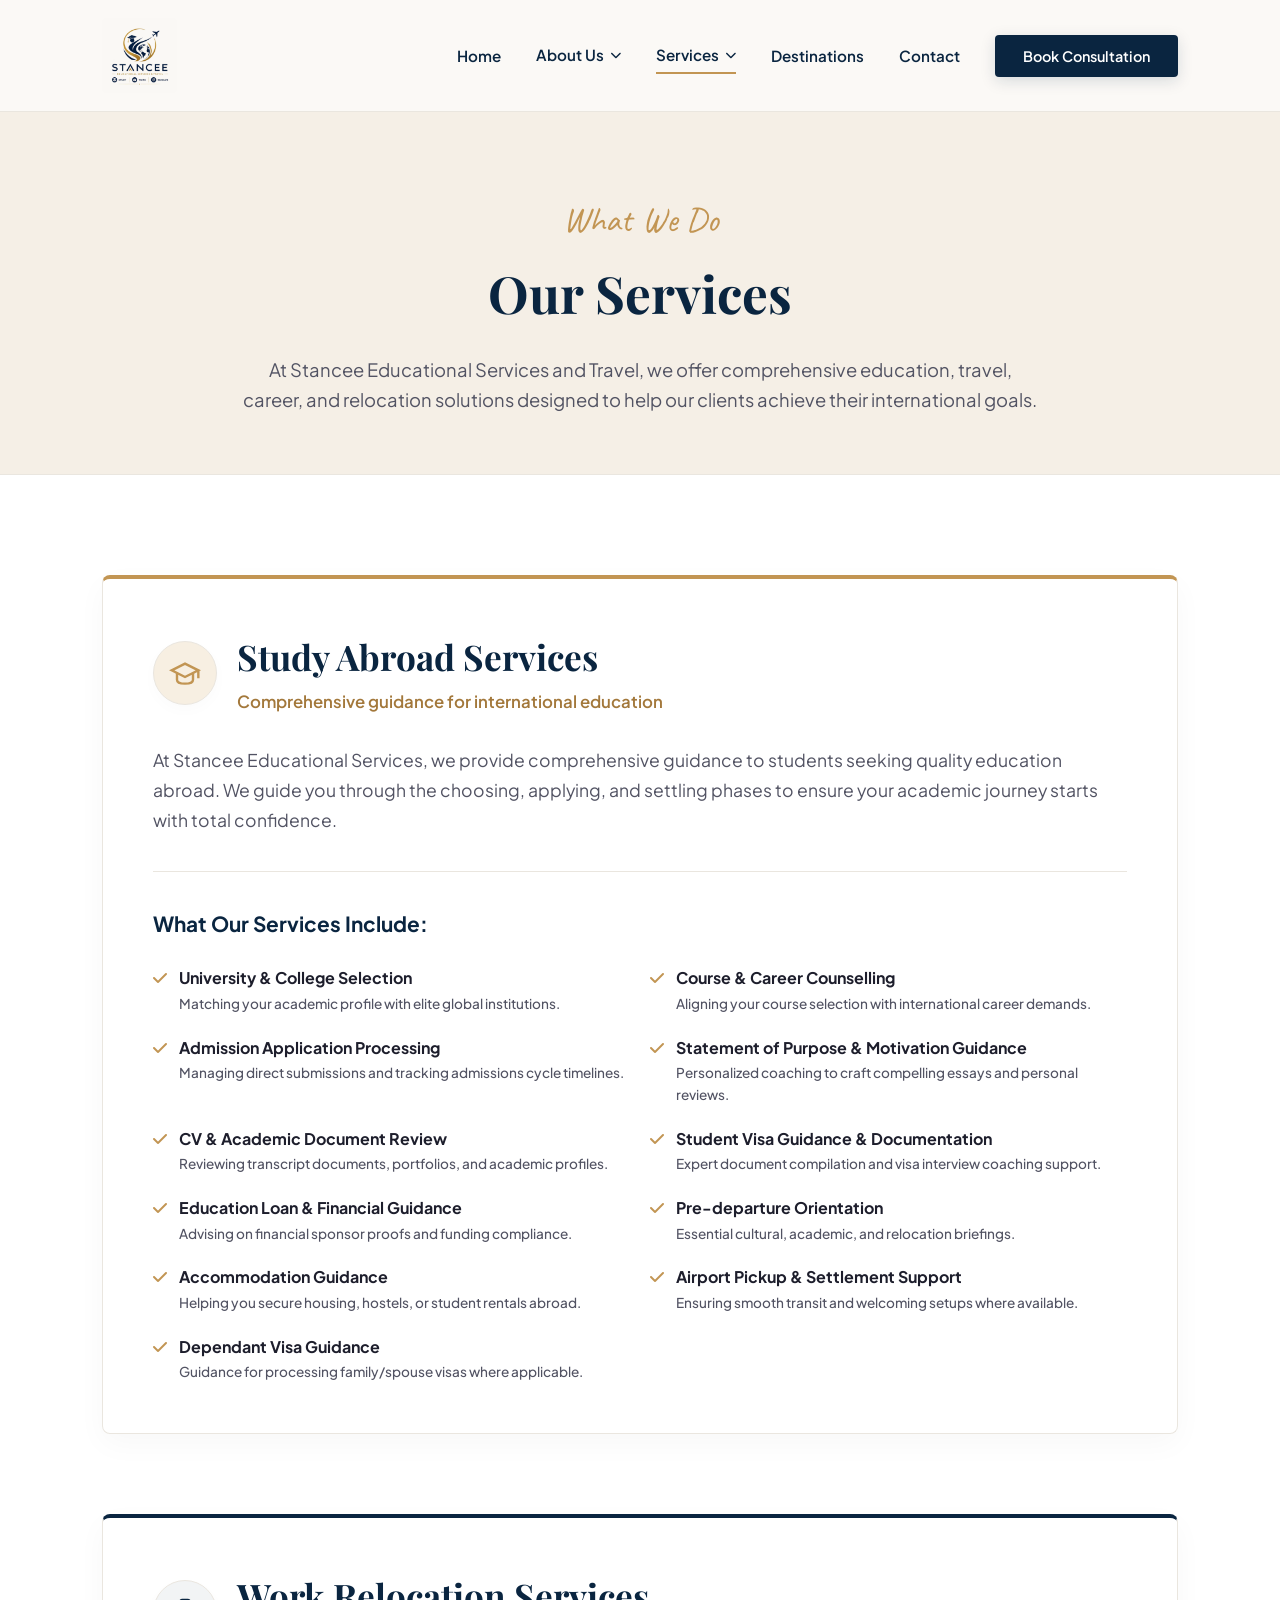
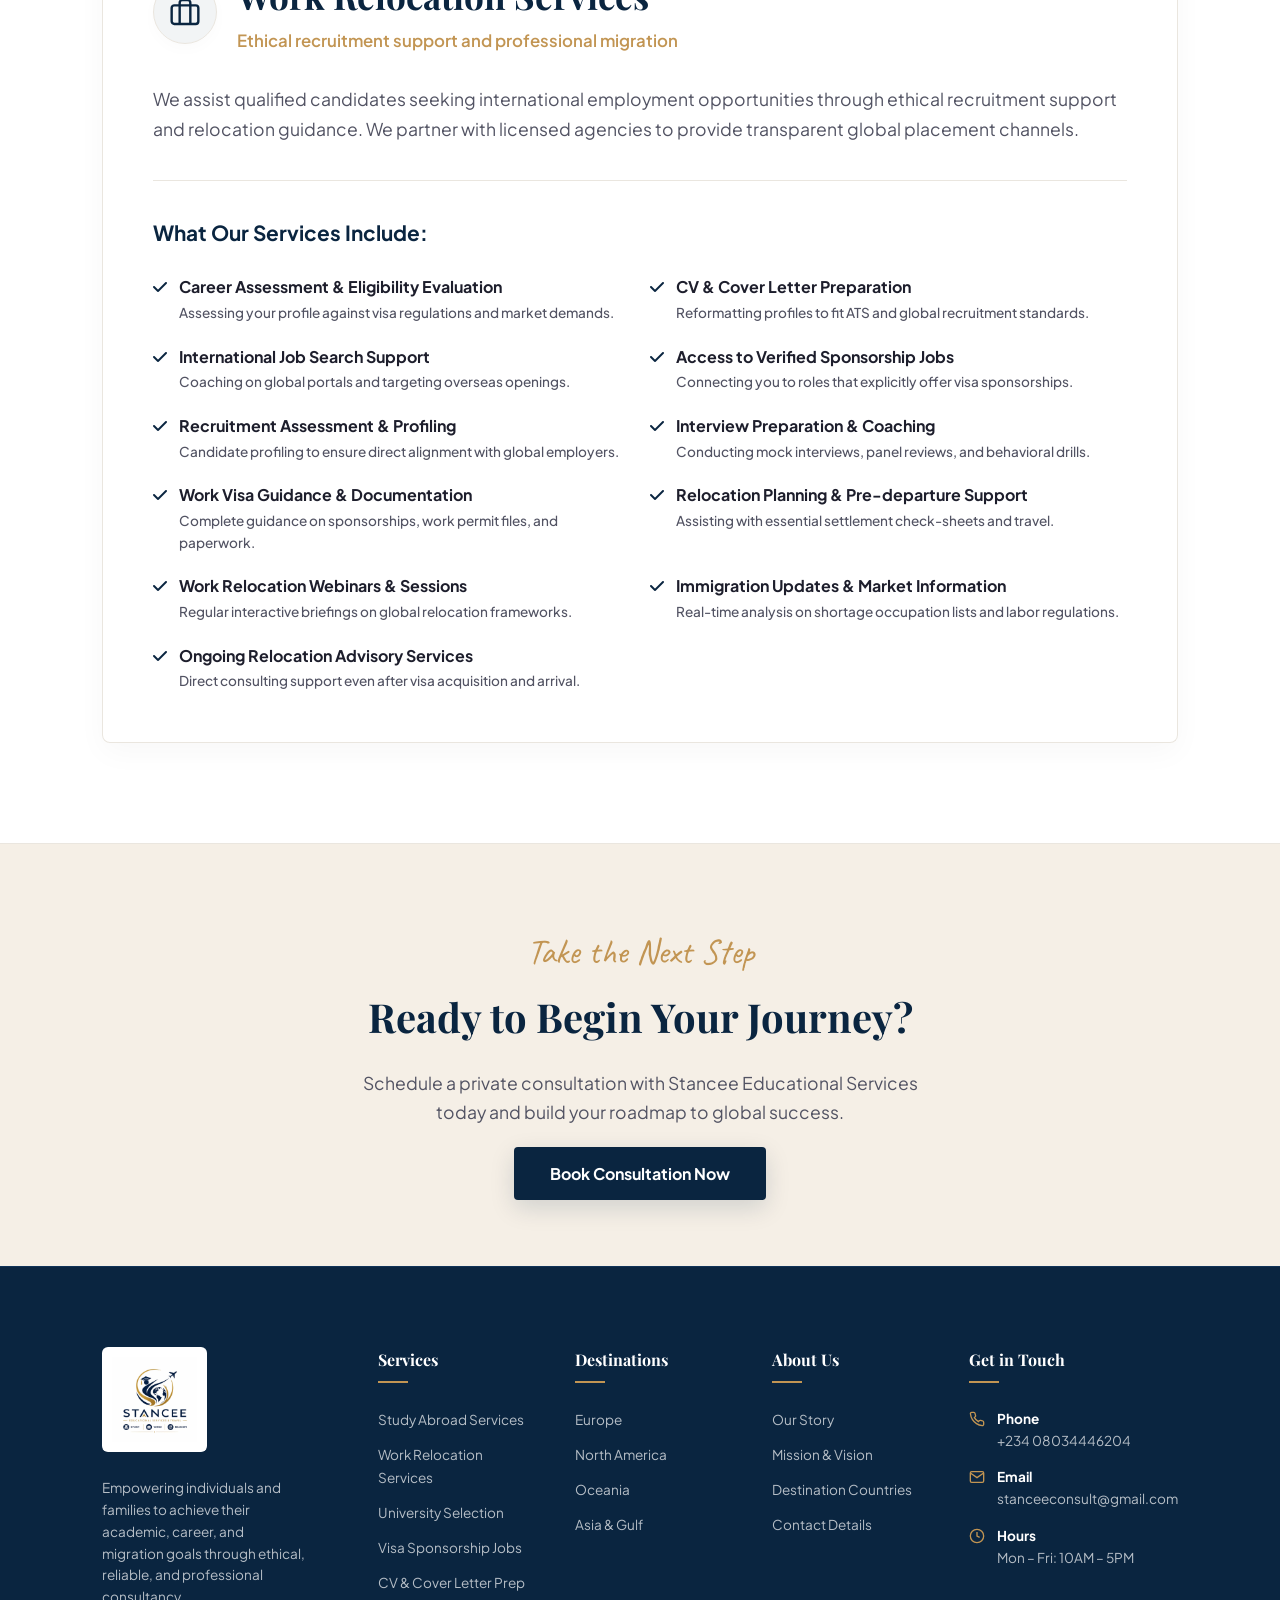
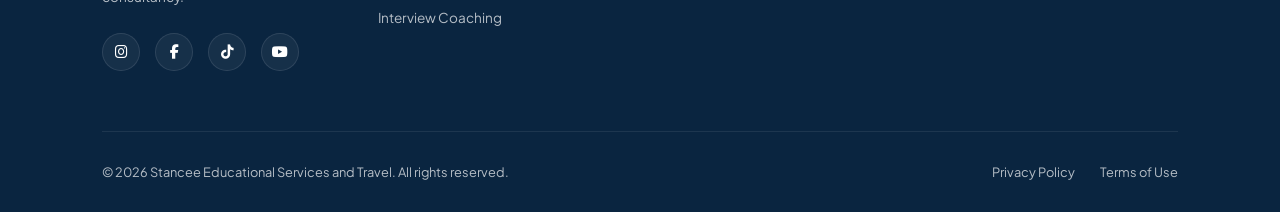
<file: services.html>
<!DOCTYPE html>
<html lang="en">
<head>
    <meta charset="UTF-8">
    <meta name="viewport" content="width=device-width, initial-scale=1.0">
    <meta name="description" content="Explore Stancee's professional services. We offer Study Abroad university selection, visas, relocation logistics, CV revamps, and career assessments.">
    <title>Our Services | Stancee Educational Services and Travel</title>
    <link rel="stylesheet" href="style.css">
    <!-- FontAwesome for social icons -->
    <link rel="stylesheet" href="https://cdnjs.cloudflare.com/ajax/libs/font-awesome/6.4.0/css/all.min.css">
</head>
<body>

    <!-- Header & Navigation -->
    <header>
        <div class="navbar">
            <a href="index.html#home" class="logo">
                <img src="assets/logo.jpg" alt="Stancee Educational Services & Travel Logo" class="logo-img">
            </a>
            
            <nav>
                <ul class="nav-menu" id="nav-menu">
                    <li><a href="index.html#home" class="nav-link">Home</a></li>
                    <li class="nav-item dropdown">
                        <a href="about.html" class="nav-link dropdown-toggle">About Us <i class="fa-solid fa-chevron-down"></i></a>
                        <ul class="dropdown-menu">
                            <li><a href="about.html#who-we-are" class="dropdown-item">Who We Are</a></li>
                            <li><a href="about.html#destinations" class="dropdown-item">Our Destinations</a></li>
                            <li><a href="about.html#recruitment" class="dropdown-item">Recruitment Opportunities</a></li>
                        </ul>
                    </li>
                    <li class="nav-item dropdown">
                        <a href="services.html" class="nav-link dropdown-toggle active">Services <i class="fa-solid fa-chevron-down"></i></a>
                        <ul class="dropdown-menu">
                            <li><a href="services.html" class="dropdown-item">All Services</a></li>
                            <li><a href="services.html#study" class="dropdown-item">Study Abroad Services</a></li>
                            <li><a href="services.html#work" class="dropdown-item">Work Relocation Services</a></li>
                        </ul>
                    </li>
                    <li><a href="about.html#destinations" class="nav-link">Destinations</a></li>
                    <li><a href="index.html#contact" class="nav-link">Contact</a></li>
                    <li><a href="index.html#contact" class="nav-cta">Book Consultation</a></li>
                </ul>
            </nav>

            <button class="mobile-toggle" id="mobile-toggle" aria-label="Toggle navigation menu">
                <i class="fa-solid fa-bars"></i>
            </button>
        </div>
    </header>

    <main>
        <!-- Page Intro Hero Banner -->
        <section class="hero" style="padding-top: 80px; padding-bottom: 60px; background-color: var(--bg-sand); border-bottom: 1px solid var(--border-light);">
            <div class="container text-center">
                <span class="section-tag">What We Do</span>
                <h1 style="font-size: 3.2rem; margin-bottom: 20px;">Our Services</h1>
                <p style="color: var(--text-muted); font-size: 1.15rem; max-width: 800px; margin: 0 auto;">
                    At Stancee Educational Services and Travel, we offer comprehensive education, travel, career, and relocation solutions designed to help our clients achieve their international goals.
                </p>
            </div>
        </section>

        <!-- Services Main Sections -->
        <section class="services-detail" style="background-color: #ffffff; padding-top: 100px; padding-bottom: 100px;">
            <div class="container" style="max-width: 1100px; display: flex; flex-direction: column; gap: 80px;">
                
                <!-- Section 1: Study Abroad Services -->
                <div class="statement-card animate-fade-up" id="study" style="padding: 50px; border-top: 4px solid var(--accent-color); border-radius: 8px;">
                    <div class="statement-header" style="margin-bottom: 30px; display: flex; align-items: center; gap: 20px;">
                        <div class="service-icon" style="margin-bottom: 0; width: 64px; height: 64px; background-color: var(--accent-light); display: flex; align-items: center; justify-content: center; border-radius: 50%;">
                            <svg viewBox="0 0 24 24" style="width: 32px; height: 32px; stroke: var(--accent-color); fill: none; stroke-width: 1.8;"><path d="M22 10v6M2 10l10-5 10 5-10 5z"/><path d="M6 12v5c0 2 2 3 6 3s6-1 6-3v-5"/></svg>
                        </div>
                        <div>
                            <h2 style="font-size: 2.2rem; font-family: var(--font-heading); color: var(--primary-color);">Study Abroad Services</h2>
                            <p style="font-size: 1.05rem; color: var(--accent-hover); font-weight: 600; margin-top: 4px;">Comprehensive guidance for international education</p>
                        </div>
                    </div>
                    
                    <p style="font-size: 1.1rem; color: var(--text-muted); margin-bottom: 35px; line-height: 1.7;">
                        At Stancee Educational Services, we provide comprehensive guidance to students seeking quality education abroad. We guide you through the choosing, applying, and settling phases to ensure your academic journey starts with total confidence.
                    </p>
                    
                    <div style="border-top: 1px solid var(--border-light); padding-top: 35px;">
                        <h3 style="font-size: 1.3rem; margin-bottom: 25px; font-family: var(--font-body); font-weight: 700;">What Our Services Include:</h3>
                        <ul class="service-bullets-grid">
                            <li style="font-size: 1rem; color: var(--text-dark); display: flex; align-items: flex-start; gap: 12px; font-weight: 500;">
                                <i class="fa-solid fa-check" style="color: var(--accent-color); margin-top: 5px;"></i>
                                <div>
                                    <strong>University & College Selection</strong>
                                    <span style="display: block; font-size: 0.85rem; color: var(--text-muted); margin-top: 2px;">Matching your academic profile with elite global institutions.</span>
                                </div>
                            </li>
                            <li style="font-size: 1rem; color: var(--text-dark); display: flex; align-items: flex-start; gap: 12px; font-weight: 500;">
                                <i class="fa-solid fa-check" style="color: var(--accent-color); margin-top: 5px;"></i>
                                <div>
                                    <strong>Course & Career Counselling</strong>
                                    <span style="display: block; font-size: 0.85rem; color: var(--text-muted); margin-top: 2px;">Aligning your course selection with international career demands.</span>
                                </div>
                            </li>
                            <li style="font-size: 1rem; color: var(--text-dark); display: flex; align-items: flex-start; gap: 12px; font-weight: 500;">
                                <i class="fa-solid fa-check" style="color: var(--accent-color); margin-top: 5px;"></i>
                                <div>
                                    <strong>Admission Application Processing</strong>
                                    <span style="display: block; font-size: 0.85rem; color: var(--text-muted); margin-top: 2px;">Managing direct submissions and tracking admissions cycle timelines.</span>
                                </div>
                            </li>
                            <li style="font-size: 1rem; color: var(--text-dark); display: flex; align-items: flex-start; gap: 12px; font-weight: 500;">
                                <i class="fa-solid fa-check" style="color: var(--accent-color); margin-top: 5px;"></i>
                                <div>
                                    <strong>Statement of Purpose & Motivation Guidance</strong>
                                    <span style="display: block; font-size: 0.85rem; color: var(--text-muted); margin-top: 2px;">Personalized coaching to craft compelling essays and personal reviews.</span>
                                </div>
                            </li>
                            <li style="font-size: 1rem; color: var(--text-dark); display: flex; align-items: flex-start; gap: 12px; font-weight: 500;">
                                <i class="fa-solid fa-check" style="color: var(--accent-color); margin-top: 5px;"></i>
                                <div>
                                    <strong>CV & Academic Document Review</strong>
                                    <span style="display: block; font-size: 0.85rem; color: var(--text-muted); margin-top: 2px;">Reviewing transcript documents, portfolios, and academic profiles.</span>
                                </div>
                            </li>
                            <li style="font-size: 1rem; color: var(--text-dark); display: flex; align-items: flex-start; gap: 12px; font-weight: 500;">
                                <i class="fa-solid fa-check" style="color: var(--accent-color); margin-top: 5px;"></i>
                                <div>
                                    <strong>Student Visa Guidance & Documentation</strong>
                                    <span style="display: block; font-size: 0.85rem; color: var(--text-muted); margin-top: 2px;">Expert document compilation and visa interview coaching support.</span>
                                </div>
                            </li>
                            <li style="font-size: 1rem; color: var(--text-dark); display: flex; align-items: flex-start; gap: 12px; font-weight: 500;">
                                <i class="fa-solid fa-check" style="color: var(--accent-color); margin-top: 5px;"></i>
                                <div>
                                    <strong>Education Loan & Financial Guidance</strong>
                                    <span style="display: block; font-size: 0.85rem; color: var(--text-muted); margin-top: 2px;">Advising on financial sponsor proofs and funding compliance.</span>
                                </div>
                            </li>
                            <li style="font-size: 1rem; color: var(--text-dark); display: flex; align-items: flex-start; gap: 12px; font-weight: 500;">
                                <i class="fa-solid fa-check" style="color: var(--accent-color); margin-top: 5px;"></i>
                                <div>
                                    <strong>Pre-departure Orientation</strong>
                                    <span style="display: block; font-size: 0.85rem; color: var(--text-muted); margin-top: 2px;">Essential cultural, academic, and relocation briefings.</span>
                                </div>
                            </li>
                            <li style="font-size: 1rem; color: var(--text-dark); display: flex; align-items: flex-start; gap: 12px; font-weight: 500;">
                                <i class="fa-solid fa-check" style="color: var(--accent-color); margin-top: 5px;"></i>
                                <div>
                                    <strong>Accommodation Guidance</strong>
                                    <span style="display: block; font-size: 0.85rem; color: var(--text-muted); margin-top: 2px;">Helping you secure housing, hostels, or student rentals abroad.</span>
                                </div>
                            </li>
                            <li style="font-size: 1rem; color: var(--text-dark); display: flex; align-items: flex-start; gap: 12px; font-weight: 500;">
                                <i class="fa-solid fa-check" style="color: var(--accent-color); margin-top: 5px;"></i>
                                <div>
                                    <strong>Airport Pickup & Settlement Support</strong>
                                    <span style="display: block; font-size: 0.85rem; color: var(--text-muted); margin-top: 2px;">Ensuring smooth transit and welcoming setups where available.</span>
                                </div>
                            </li>
                            <li style="font-size: 1rem; color: var(--text-dark); display: flex; align-items: flex-start; gap: 12px; font-weight: 500;">
                                <i class="fa-solid fa-check" style="color: var(--accent-color); margin-top: 5px;"></i>
                                <div>
                                    <strong>Dependant Visa Guidance</strong>
                                    <span style="display: block; font-size: 0.85rem; color: var(--text-muted); margin-top: 2px;">Guidance for processing family/spouse visas where applicable.</span>
                                </div>
                            </li>
                        </ul>
                    </div>
                </div>

                <!-- Section 2: Work Relocation Services -->
                <div class="statement-card animate-fade-up delay-1" id="work" style="padding: 50px; border-top: 4px solid var(--primary-color); border-radius: 8px;">
                    <div class="statement-header" style="margin-bottom: 30px; display: flex; align-items: center; gap: 20px;">
                        <div class="service-icon" style="margin-bottom: 0; width: 64px; height: 64px; background-color: rgba(10, 37, 64, 0.05); display: flex; align-items: center; justify-content: center; border-radius: 50%;">
                            <svg viewBox="0 0 24 24" style="width: 32px; height: 32px; stroke: var(--primary-color); fill: none; stroke-width: 1.8;"><rect x="2" y="7" width="20" height="14" rx="2" ry="2"/><path d="M16 21V5a2 2 0 0 0-2-2h-4a2 2 0 0 0-2 2v16"/></svg>
                        </div>
                        <div>
                            <h2 style="font-size: 2.2rem; font-family: var(--font-heading); color: var(--primary-color);">Work Relocation Services</h2>
                            <p style="font-size: 1.05rem; color: var(--accent-color); font-weight: 600; margin-top: 4px;">Ethical recruitment support and professional migration</p>
                        </div>
                    </div>
                    
                    <p style="font-size: 1.1rem; color: var(--text-muted); margin-bottom: 35px; line-height: 1.7;">
                        We assist qualified candidates seeking international employment opportunities through ethical recruitment support and relocation guidance. We partner with licensed agencies to provide transparent global placement channels.
                    </p>
                    
                    <div style="border-top: 1px solid var(--border-light); padding-top: 35px;">
                        <h3 style="font-size: 1.3rem; margin-bottom: 25px; font-family: var(--font-body); font-weight: 700;">What Our Services Include:</h3>
                        <ul class="service-bullets-grid">
                            <li style="font-size: 1rem; color: var(--text-dark); display: flex; align-items: flex-start; gap: 12px; font-weight: 500;">
                                <i class="fa-solid fa-check" style="color: var(--primary-color); margin-top: 5px;"></i>
                                <div>
                                    <strong>Career Assessment & Eligibility Evaluation</strong>
                                    <span style="display: block; font-size: 0.85rem; color: var(--text-muted); margin-top: 2px;">Assessing your profile against visa regulations and market demands.</span>
                                </div>
                            </li>
                            <li style="font-size: 1rem; color: var(--text-dark); display: flex; align-items: flex-start; gap: 12px; font-weight: 500;">
                                <i class="fa-solid fa-check" style="color: var(--primary-color); margin-top: 5px;"></i>
                                <div>
                                    <strong>CV & Cover Letter Preparation</strong>
                                    <span style="display: block; font-size: 0.85rem; color: var(--text-muted); margin-top: 2px;">Reformatting profiles to fit ATS and global recruitment standards.</span>
                                </div>
                            </li>
                            <li style="font-size: 1rem; color: var(--text-dark); display: flex; align-items: flex-start; gap: 12px; font-weight: 500;">
                                <i class="fa-solid fa-check" style="color: var(--primary-color); margin-top: 5px;"></i>
                                <div>
                                    <strong>International Job Search Support</strong>
                                    <span style="display: block; font-size: 0.85rem; color: var(--text-muted); margin-top: 2px;">Coaching on global portals and targeting overseas openings.</span>
                                </div>
                            </li>
                            <li style="font-size: 1rem; color: var(--text-dark); display: flex; align-items: flex-start; gap: 12px; font-weight: 500;">
                                <i class="fa-solid fa-check" style="color: var(--primary-color); margin-top: 5px;"></i>
                                <div>
                                    <strong>Access to Verified Sponsorship Jobs</strong>
                                    <span style="display: block; font-size: 0.85rem; color: var(--text-muted); margin-top: 2px;">Connecting you to roles that explicitly offer visa sponsorships.</span>
                                </div>
                            </li>
                            <li style="font-size: 1rem; color: var(--text-dark); display: flex; align-items: flex-start; gap: 12px; font-weight: 500;">
                                <i class="fa-solid fa-check" style="color: var(--primary-color); margin-top: 5px;"></i>
                                <div>
                                    <strong>Recruitment Assessment & Profiling</strong>
                                    <span style="display: block; font-size: 0.85rem; color: var(--text-muted); margin-top: 2px;">Candidate profiling to ensure direct alignment with global employers.</span>
                                </div>
                            </li>
                            <li style="font-size: 1rem; color: var(--text-dark); display: flex; align-items: flex-start; gap: 12px; font-weight: 500;">
                                <i class="fa-solid fa-check" style="color: var(--primary-color); margin-top: 5px;"></i>
                                <div>
                                    <strong>Interview Preparation & Coaching</strong>
                                    <span style="display: block; font-size: 0.85rem; color: var(--text-muted); margin-top: 2px;">Conducting mock interviews, panel reviews, and behavioral drills.</span>
                                </div>
                            </li>
                            <li style="font-size: 1rem; color: var(--text-dark); display: flex; align-items: flex-start; gap: 12px; font-weight: 500;">
                                <i class="fa-solid fa-check" style="color: var(--primary-color); margin-top: 5px;"></i>
                                <div>
                                    <strong>Work Visa Guidance & Documentation</strong>
                                    <span style="display: block; font-size: 0.85rem; color: var(--text-muted); margin-top: 2px;">Complete guidance on sponsorships, work permit files, and paperwork.</span>
                                </div>
                            </li>
                            <li style="font-size: 1rem; color: var(--text-dark); display: flex; align-items: flex-start; gap: 12px; font-weight: 500;">
                                <i class="fa-solid fa-check" style="color: var(--primary-color); margin-top: 5px;"></i>
                                <div>
                                    <strong>Relocation Planning & Pre-departure Support</strong>
                                    <span style="display: block; font-size: 0.85rem; color: var(--text-muted); margin-top: 2px;">Assisting with essential settlement check-sheets and travel.</span>
                                </div>
                            </li>
                            <li style="font-size: 1rem; color: var(--text-dark); display: flex; align-items: flex-start; gap: 12px; font-weight: 500;">
                                <i class="fa-solid fa-check" style="color: var(--primary-color); margin-top: 5px;"></i>
                                <div>
                                    <strong>Work Relocation Webinars & Sessions</strong>
                                    <span style="display: block; font-size: 0.85rem; color: var(--text-muted); margin-top: 2px;">Regular interactive briefings on global relocation frameworks.</span>
                                </div>
                            </li>
                            <li style="font-size: 1rem; color: var(--text-dark); display: flex; align-items: flex-start; gap: 12px; font-weight: 500;">
                                <i class="fa-solid fa-check" style="color: var(--primary-color); margin-top: 5px;"></i>
                                <div>
                                    <strong>Immigration Updates & Market Information</strong>
                                    <span style="display: block; font-size: 0.85rem; color: var(--text-muted); margin-top: 2px;">Real-time analysis on shortage occupation lists and labor regulations.</span>
                                </div>
                            </li>
                            <li style="font-size: 1rem; color: var(--text-dark); display: flex; align-items: flex-start; gap: 12px; font-weight: 500;">
                                <i class="fa-solid fa-check" style="color: var(--primary-color); margin-top: 5px;"></i>
                                <div>
                                    <strong>Ongoing Relocation Advisory Services</strong>
                                    <span style="display: block; font-size: 0.85rem; color: var(--text-muted); margin-top: 2px;">Direct consulting support even after visa acquisition and arrival.</span>
                                </div>
                            </li>
                        </ul>
                    </div>
                </div>

            </div>
        </section>
        
        <!-- Call to action booking -->
        <section style="background-color: var(--bg-sand); padding: 80px 8%; text-align: center; border-top: 1px solid var(--border-light);">
            <div class="container">
                <span class="section-tag">Take the Next Step</span>
                <h2 style="font-size: 2.5rem; margin-bottom: 20px;">Ready to Begin Your Journey?</h2>
                <p style="color: var(--text-muted); font-size: 1.1rem; max-width: 600px; margin: 0 auto 35px auto;">
                    Schedule a private consultation with Stancee Educational Services today and build your roadmap to global success.
                </p>
                <a href="index.html#contact" class="btn btn-primary">Book Consultation Now</a>
            </div>
        </section>
    </main>

    <!-- Footer Section -->
    <footer>
        <div class="footer-grid">
            <div class="footer-col-brand">
                <a href="index.html#home" class="footer-logo">
                    <img src="assets/logo.jpg" alt="Stancee Educational Services & Travel Logo" class="footer-logo-img">
                </a>
                <p>
                    Empowering individuals and families to achieve their academic, career, and migration goals through ethical, reliable, and professional consultancy.
                </p>
                <div class="social-links">
                    <a href="https://instagram.com" target="_blank" rel="noopener noreferrer" class="social-icon" aria-label="Instagram"><i class="fa-brands fa-instagram"></i></a>
                    <a href="https://facebook.com" target="_blank" rel="noopener noreferrer" class="social-icon" aria-label="Facebook"><i class="fa-brands fa-facebook-f"></i></a>
                    <a href="https://tiktok.com" target="_blank" rel="noopener noreferrer" class="social-icon" aria-label="TikTok"><i class="fa-brands fa-tiktok"></i></a>
                    <a href="https://youtube.com" target="_blank" rel="noopener noreferrer" class="social-icon" aria-label="YouTube"><i class="fa-brands fa-youtube"></i></a>
                </div>
            </div>

            <div class="footer-col">
                <h4>Services</h4>
                <ul class="footer-links">
                    <li><a href="services.html#study">Study Abroad Services</a></li>
                    <li><a href="services.html#work">Work Relocation Services</a></li>
                    <li><a href="services.html#study">University Selection</a></li>
                    <li><a href="services.html#work">Visa Sponsorship Jobs</a></li>
                    <li><a href="services.html#work">CV & Cover Letter Prep</a></li>
                    <li><a href="services.html#work">Interview Coaching</a></li>
                </ul>
            </div>

            <div class="footer-col">
                <h4>Destinations</h4>
                <ul class="footer-links">
                    <li><a href="about.html#destinations">Europe</a></li>
                    <li><a href="about.html#destinations">North America</a></li>
                    <li><a href="about.html#destinations">Oceania</a></li>
                    <li><a href="about.html#destinations">Asia & Gulf</a></li>
                </ul>
            </div>

            <div class="footer-col">
                <h4>About Us</h4>
                <ul class="footer-links">
                    <li><a href="about.html#who-we-are">Our Story</a></li>
                    <li><a href="about.html#who-we-are">Mission & Vision</a></li>
                    <li><a href="about.html#destinations">Destination Countries</a></li>
                    <li><a href="index.html#contact">Contact Details</a></li>
                </ul>
            </div>

            <div class="footer-col">
                <h4>Get in Touch</h4>
                <ul class="footer-contact-list">
                    <li class="footer-contact-item">
                        <svg viewBox="0 0 24 24"><path d="M22 16.92v3a2 2 0 0 1-2.18 2 19.79 19.79 0 0 1-8.63-3.07 19.5 19.5 0 0 1-6-6 19.79 19.79 0 0 1-3.07-8.67A2 2 0 0 1 4.11 2h3a2 2 0 0 1 2 1.72 12.84 12.84 0 0 0 .7 2.81 2 2 0 0 1-.45 2.11L8.09 9.91a16 16 0 0 0 6 6l1.27-1.27a2 2 0 0 1 2.11-.45 12.84 12.84 0 0 0 2.81.7A2 2 0 0 1 22 16.92z"/></svg>
                        <div>
                            <strong>Phone</strong>
                            <span>+234 08034446204</span>
                        </div>
                    </li>
                    <li class="footer-contact-item">
                        <svg viewBox="0 0 24 24"><path d="M4 4h16c1.1 0 2 .9 2 2v12c0 1.1-.9 2-2 2H4c-1.1 0-2-.9-2-2V6c0-1.1.9-2 2-2z"/><polyline points="22,6 12,13 2,6"/></svg>
                        <div>
                            <strong>Email</strong>
                            <span>stanceeconsult@gmail.com</span>
                        </div>
                    </li>
                    <li class="footer-contact-item">
                        <svg viewBox="0 0 24 24"><circle cx="12" cy="12" r="10"/><polyline points="12 6 12 12 16 14"/></svg>
                        <div>
                            <strong>Hours</strong>
                            <span>Mon – Fri: 10AM – 5PM</span>
                        </div>
                    </li>
                </ul>
            </div>
        </div>

        <div class="footer-bottom">
            <p>&copy; 2026 Stancee Educational Services and Travel. All rights reserved.</p>
            <div class="footer-bottom-links">
                <a href="index.html#home">Privacy Policy</a>
                <a href="index.html#home">Terms of Use</a>
            </div>
        </div>
    </footer>

    <script src="main.js"></script>
</body>
</html>
</file>
<file: style.css>
@import url('https://fonts.googleapis.com/css2?family=Caveat:wght@400;700&family=Playfair+Display:ital,wght@0,400..900;1,400..900&family=Plus+Jakarta+Sans:ital,wght@0,200..800;1,200..800&display=swap');

:root {
    --primary-color: #0A2540;
    --primary-light: #16365A;
    --accent-color: #C29553;
    --accent-hover: #A3783B;
    --accent-light: #F7EFE2;
    --bg-cream: #FBF9F6;
    --bg-sand: #F5EFE6;
    --text-dark: #1D1E2C;
    --text-muted: #525363;
    --border-light: #EAE6DF;
    
    --card-shadow: 0 10px 30px rgba(0, 0, 0, 0.03);
    --hover-shadow: 0 20px 45px rgba(0, 0, 0, 0.08);
    --transition-smooth: all 0.4s cubic-bezier(0.16, 1, 0.3, 1);
    --transition-fast: all 0.2s ease;
    
    --font-heading: 'Playfair Display', serif;
    --font-body: 'Plus Jakarta Sans', sans-serif;
    --font-cursive: 'Caveat', cursive;
}

* {
    margin: 0;
    padding: 0;
    box-sizing: border-box;
}

html {
    scroll-behavior: smooth;
}

body {
    font-family: var(--font-body);
    background-color: var(--bg-cream);
    color: var(--text-dark);
    line-height: 1.6;
    overflow-x: hidden;
}

h1, h2, h3, h4 {
    font-family: var(--font-heading);
    color: var(--primary-color);
    font-weight: 700;
}

a {
    text-decoration: none;
    color: inherit;
    transition: var(--transition-fast);
}

button, .btn {
    cursor: pointer;
    border: none;
    outline: none;
    font-family: var(--font-body);
    transition: var(--transition-smooth);
}

/* Common Section Layouts */
section {
    padding: 100px 8% 80px 8%;
    position: relative;
}

.container {
    max-width: 1200px;
    margin: 0 auto;
    width: 100%;
}

.text-center {
    text-align: center;
}

.section-tag {
    font-family: var(--font-cursive);
    color: var(--accent-color);
    font-size: 2.2rem;
    margin-bottom: 5px;
    display: inline-block;
}

.section-title {
    font-size: 2.8rem;
    margin-bottom: 20px;
    line-height: 1.2;
}

.section-subtitle {
    color: var(--text-muted);
    font-size: 1.1rem;
    max-width: 700px;
    margin: 0 auto 60px auto;
}

/* Header & Navigation */
header {
    background-color: rgba(251, 249, 246, 0.95);
    border-bottom: 1px solid var(--border-light);
    position: sticky;
    top: 0;
    z-index: 1000;
    backdrop-filter: blur(10px);
}

.navbar {
    display: flex;
    justify-content: space-between;
    align-items: center;
    padding: 18px 8%;
    max-width: 1400px;
    margin: 0 auto;
}

.logo {
    display: flex;
    align-items: center;
    gap: 12px;
}

.logo-icon {
    width: 40px;
    height: 40px;
    fill: var(--primary-color);
    color: var(--accent-color);
}

.logo-text {
    display: flex;
    flex-direction: column;
}

.logo-title {
    font-family: var(--font-heading);
    font-size: 1.4rem;
    font-weight: 800;
    color: var(--primary-color);
    letter-spacing: 0.5px;
    line-height: 1.1;
}

.logo-subtitle {
    font-size: 0.75rem;
    letter-spacing: 2px;
    text-transform: uppercase;
    color: var(--accent-color);
    font-weight: 700;
}

.logo-img {
    height: 75px;
    width: auto;
    border-radius: 4px;
    mix-blend-mode: multiply;
}

.footer-logo-img {
    height: 105px;
    width: auto;
    background-color: #ffffff;
    padding: 10px;
    border-radius: 6px;
}

.nav-menu {
    display: flex;
    list-style: none;
    gap: 35px;
    align-items: center;
}

.nav-link {
    font-size: 0.95rem;
    font-weight: 600;
    color: var(--primary-color);
    padding: 6px 0;
    position: relative;
}

.nav-link::after {
    content: '';
    position: absolute;
    bottom: 0;
    left: 0;
    width: 0;
    height: 2px;
    background-color: var(--accent-color);
    transition: var(--transition-fast);
}

.nav-link:hover::after,
.nav-link.active::after {
    width: 100%;
}

.nav-cta {
    background-color: var(--primary-color);
    color: #ffffff;
    padding: 12px 28px;
    border-radius: 4px;
    font-weight: 600;
    font-size: 0.9rem;
    box-shadow: 0 4px 15px rgba(10, 37, 64, 0.15);
}

.nav-cta:hover {
    background-color: var(--primary-light);
    transform: translateY(-2px);
    box-shadow: 0 6px 20px rgba(10, 37, 64, 0.25);
}

.mobile-toggle {
    display: none;
    font-size: 1.8rem;
    color: var(--primary-color);
    background: none;
}

/* Hero Section */
.hero {
    padding-top: 50px;
    padding-bottom: 60px;
    overflow: hidden;
}

.hero-grid {
    display: grid;
    grid-template-columns: 1.1fr 0.9fr;
    gap: 50px;
    align-items: center;
}

.hero-content {
    padding-right: 20px;
}

.hero-tagline {
    font-size: 1.05rem;
    font-weight: 700;
    text-transform: uppercase;
    letter-spacing: 2px;
    color: var(--accent-color);
    margin-bottom: 25px;
    display: flex;
    align-items: center;
    gap: 10px;
}

.hero-tagline::before {
    content: '';
    display: block;
    width: 40px;
    height: 2px;
    background-color: var(--accent-color);
}

.hero-slogan {
    font-size: 4.8rem;
    font-weight: 800;
    line-height: 1.05;
    margin-bottom: 30px;
}

.hero-slogan .slogan-accent {
    font-family: var(--font-cursive);
    color: var(--accent-color);
    font-weight: 400;
    font-size: 5rem;
    margin-left: 5px;
}

.hero-desc {
    font-size: 1.1rem;
    color: var(--text-muted);
    margin-bottom: 40px;
    line-height: 1.7;
}

.hero-actions {
    display: flex;
    gap: 20px;
    align-items: center;
}

.btn-primary {
    background-color: var(--primary-color);
    color: #ffffff;
    padding: 16px 36px;
    border-radius: 4px;
    font-weight: 700;
    font-size: 1rem;
    box-shadow: 0 8px 25px rgba(10, 37, 64, 0.15);
}

.btn-primary:hover {
    background-color: var(--primary-light);
    transform: translateY(-3px);
    box-shadow: 0 12px 35px rgba(10, 37, 64, 0.25);
}

.btn-secondary {
    display: flex;
    align-items: center;
    gap: 10px;
    background: transparent;
    border: 1px solid var(--border-light);
    color: var(--primary-color);
    padding: 16px 32px;
    border-radius: 4px;
    font-weight: 600;
    font-size: 1rem;
}

.btn-secondary:hover {
    background-color: #ffffff;
    border-color: var(--accent-color);
    transform: translateY(-3px);
}

.btn-secondary-icon {
    width: 22px;
    height: 22px;
    display: flex;
    align-items: center;
    justify-content: center;
    border: 1px solid var(--primary-color);
    border-radius: 50%;
    font-size: 0.65rem;
    transition: var(--transition-smooth);
}

.btn-secondary:hover .btn-secondary-icon {
    border-color: var(--accent-color);
    color: var(--accent-color);
    transform: rotate(360deg);
}

/* Hero Image & Polaroid Badge */
.hero-image-container {
    position: relative;
    height: 580px;
    width: 100%;
}

.hero-img-mask {
    height: 100%;
    width: 100%;
    border-radius: 12px;
    overflow: hidden;
    box-shadow: 0 20px 50px rgba(0, 0, 0, 0.05);
}

.hero-image-container img {
    width: 100%;
    height: 100%;
    object-fit: cover;
    object-position: center;
    transition: var(--transition-smooth);
}

.hero-image-container:hover img {
    transform: scale(1.03);
}

/* Polaroid Badge Layer */
.polaroid-badge {
    position: absolute;
    bottom: 30px;
    right: -25px;
    background-color: #ffffff;
    padding: 15px 15px 25px 15px;
    width: 200px;
    box-shadow: 0 10px 25px rgba(0,0,0,0.08), 0 3px 6px rgba(0,0,0,0.04);
    transform: rotate(4deg);
    border-radius: 2px;
    z-index: 10;
    border: 1px solid rgba(0,0,0,0.04);
}

.polaroid-badge::before {
    content: '';
    position: absolute;
    top: -15px;
    left: 35%;
    width: 60px;
    height: 20px;
    background-color: rgba(226, 218, 203, 0.4);
    transform: rotate(-10deg);
    backdrop-filter: blur(2px);
}

.polaroid-badge-inner {
    border: 1px solid var(--border-light);
    height: 140px;
    width: 100%;
    background-color: #F8F8F8;
    margin-bottom: 12px;
    display: flex;
    align-items: center;
    justify-content: center;
    color: var(--accent-hover);
}

.polaroid-badge-inner svg {
    width: 32px;
    height: 32px;
}

.polaroid-badge-text {
    font-family: var(--font-cursive);
    font-size: 1.15rem;
    color: var(--primary-color);
    text-align: center;
    line-height: 1.2;
    padding: 0 5px;
}

/* Features Trust Bar */
.trust-bar {
    background-color: #ffffff;
    border-top: 1px solid var(--border-light);
    border-bottom: 1px solid var(--border-light);
    padding: 40px 8%;
}

.trust-grid {
    display: grid;
    grid-template-columns: repeat(4, 1fr);
    gap: 30px;
    max-width: 1200px;
    margin: 0 auto;
}

.trust-item {
    display: flex;
    gap: 20px;
    align-items: flex-start;
}

.trust-icon {
    font-size: 2.2rem;
    color: var(--accent-color);
    flex-shrink: 0;
    margin-top: 4px;
    width: 48px;
    height: 48px;
    display: flex;
    align-items: center;
    justify-content: center;
    border-radius: 50%;
    background-color: var(--accent-light);
}

.trust-icon svg {
    width: 24px;
    height: 24px;
    stroke: var(--accent-color);
    fill: none;
    stroke-width: 1.8;
}

.trust-info h4 {
    font-size: 1.05rem;
    margin-bottom: 6px;
    font-weight: 700;
}

.trust-info p {
    font-size: 0.85rem;
    color: var(--text-muted);
    line-height: 1.5;
}

/* About Us Section */
.about {
    background-color: var(--bg-cream);
}

.about-grid {
    display: grid;
    grid-template-columns: 1.1fr 0.9fr;
    gap: 70px;
    align-items: center;
}

.about-left h2 {
    font-size: 2.5rem;
    margin-bottom: 25px;
}

.about-left p {
    font-size: 1.05rem;
    color: var(--text-muted);
    margin-bottom: 25px;
    line-height: 1.7;
}

.about-right {
    display: flex;
    flex-direction: column;
    gap: 25px;
}

.statement-card {
    background-color: #ffffff;
    padding: 30px;
    border-radius: 8px;
    border: 1px solid var(--border-light);
    box-shadow: var(--card-shadow);
    transition: var(--transition-smooth);
}

.statement-card:hover {
    transform: translateY(-5px);
    box-shadow: var(--hover-shadow);
    border-color: rgba(194, 149, 83, 0.3);
}

.statement-header {
    display: flex;
    align-items: center;
    gap: 15px;
    margin-bottom: 15px;
}

.statement-header svg {
    width: 24px;
    height: 24px;
    fill: none;
    stroke: var(--accent-color);
    stroke-width: 2;
}

.statement-header h3 {
    font-size: 1.3rem;
}

.statement-card p {
    color: var(--text-muted);
    font-size: 0.95rem;
    line-height: 1.6;
}

/* Services Section */
.services {
    background-color: #ffffff;
    border-top: 1px solid var(--border-light);
    border-bottom: 1px solid var(--border-light);
}

.services-grid {
    display: grid;
    grid-template-columns: repeat(3, 1fr);
    gap: 30px;
    margin-bottom: 50px;
}

.service-card {
    background-color: var(--bg-cream);
    padding: 40px 30px;
    border-radius: 8px;
    border: 1px solid var(--border-light);
    transition: var(--transition-smooth);
    display: flex;
    flex-direction: column;
    height: 100%;
}

.service-card:hover {
    background-color: #ffffff;
    transform: translateY(-8px);
    box-shadow: var(--hover-shadow);
    border-color: var(--accent-color);
}

.service-icon {
    width: 60px;
    height: 60px;
    border-radius: 50%;
    background-color: #ffffff;
    color: var(--primary-color);
    display: flex;
    align-items: center;
    justify-content: center;
    margin-bottom: 25px;
    box-shadow: 0 5px 15px rgba(0, 0, 0, 0.02);
    transition: var(--transition-smooth);
    border: 1px solid var(--border-light);
}

.service-icon svg {
    width: 28px;
    height: 28px;
    fill: none;
    stroke: var(--primary-color);
    stroke-width: 1.8;
    transition: var(--transition-smooth);
}

.service-card:hover .service-icon {
    background-color: var(--primary-color);
}

.service-card:hover .service-icon svg {
    stroke: #ffffff;
}

.service-card h3 {
    font-size: 1.3rem;
    margin-bottom: 15px;
    line-height: 1.3;
}

.service-card p {
    color: var(--text-muted);
    font-size: 0.95rem;
    line-height: 1.6;
    margin-bottom: 20px;
    flex-grow: 1;
}

.service-bullets {
    list-style: none;
    display: flex;
    flex-direction: column;
    gap: 8px;
    border-top: 1px solid var(--border-light);
    padding-top: 15px;
    margin-top: auto;
}

.service-bullets-grid {
    display: grid;
    grid-template-columns: repeat(2, 1fr);
    gap: 20px;
    list-style: none;
}

.service-bullets li {
    font-size: 0.85rem;
    color: var(--text-dark);
    font-weight: 600;
    display: flex;
    align-items: center;
    gap: 8px;
}

.service-bullets li::before {
    content: '✓';
    color: var(--accent-color);
    font-weight: bold;
}

/* Destinations Section */
.destinations {
    background-color: var(--bg-cream);
}

.destinations-grid {
    display: grid;
    grid-template-columns: repeat(4, 1fr);
    gap: 25px;
    margin-bottom: 50px;
}

.dest-card {
    background-color: #ffffff;
    border-radius: 8px;
    overflow: hidden;
    border: 1px solid var(--border-light);
    box-shadow: var(--card-shadow);
    transition: var(--transition-smooth);
    display: flex;
    flex-direction: column;
    height: 100%;
}

.dest-card:hover {
    transform: translateY(-8px);
    box-shadow: var(--hover-shadow);
    border-color: rgba(194, 149, 83, 0.3);
}

.dest-img-wrap {
    height: 220px;
    overflow: hidden;
    position: relative;
}

.dest-img-wrap img {
    width: 100%;
    height: 100%;
    object-fit: cover;
    transition: var(--transition-smooth);
}

.dest-card:hover .dest-img-wrap img {
    transform: scale(1.05);
}

.dest-info {
    padding: 25px 20px;
    display: flex;
    flex-direction: column;
    flex-grow: 1;
}

.dest-info h3 {
    font-size: 1.35rem;
    margin-bottom: 10px;
}

.dest-info p {
    color: var(--text-muted);
    font-size: 0.9rem;
    line-height: 1.5;
    margin-bottom: 20px;
    flex-grow: 1;
}

.dest-link {
    font-size: 0.85rem;
    font-weight: 700;
    color: var(--accent-color);
    display: flex;
    align-items: center;
    gap: 5px;
    margin-top: auto;
    text-transform: uppercase;
    letter-spacing: 0.5px;
}

.dest-link svg {
    width: 14px;
    height: 14px;
    fill: none;
    stroke: currentColor;
    stroke-width: 2.5;
    transition: var(--transition-fast);
}

.dest-link:hover {
    color: var(--accent-hover);
}

.dest-link:hover svg {
    transform: translateX(4px);
}

.dest-actions {
    display: flex;
    justify-content: center;
    margin-top: 50px;
}

/* Testimonial & Newsletter Section */
.testimonial-newsletter {
    background-color: var(--bg-sand);
    padding: 100px 8%;
    border-top: 1px solid var(--border-light);
    border-bottom: 1px solid var(--border-light);
    overflow: hidden;
}

.tn-grid {
    display: grid;
    grid-template-columns: 1fr 1fr;
    gap: 80px;
    align-items: center;
}

.tn-left {
    padding-right: 30px;
}

.tn-left h3 {
    font-size: 1.8rem;
    margin-bottom: 25px;
    color: var(--accent-hover);
    font-family: var(--font-heading);
}

.quote-text {
    font-family: var(--font-heading);
    font-size: 2.1rem;
    line-height: 1.4;
    color: var(--primary-color);
    margin-bottom: 30px;
    font-style: italic;
    position: relative;
}

.quote-author {
    display: flex;
    align-items: center;
    gap: 15px;
}

.quote-author-img {
    width: 50px;
    height: 50px;
    border-radius: 50%;
    overflow: hidden;
    border: 2px solid #ffffff;
    box-shadow: 0 4px 10px rgba(0,0,0,0.1);
}

.quote-author-img img {
    width: 100%;
    height: 100%;
    object-fit: cover;
}

.quote-author-name {
    font-size: 1rem;
    font-weight: 700;
    color: var(--primary-color);
}

.quote-author-title {
    font-size: 0.8rem;
    color: var(--text-muted);
}

.tn-right {
    display: grid;
    grid-template-columns: 1.1fr 0.9fr;
    gap: 40px;
    align-items: center;
    position: relative;
}

.newsletter-card {
    background-color: #ffffff;
    padding: 40px;
    border-radius: 12px;
    box-shadow: 0 15px 40px rgba(0,0,0,0.05);
    border: 1px solid var(--border-light);
    z-index: 2;
}

.newsletter-card h3 {
    font-size: 1.8rem;
    margin-bottom: 12px;
}

.newsletter-card p {
    color: var(--text-muted);
    font-size: 0.95rem;
    margin-bottom: 25px;
    line-height: 1.5;
}

.subscribe-form {
    display: flex;
    flex-direction: column;
    gap: 15px;
}

.input-group input {
    width: 100%;
    padding: 15px;
    border-radius: 4px;
    border: 1px solid var(--border-light);
    background-color: var(--bg-cream);
    font-family: var(--font-body);
    font-size: 0.95rem;
    transition: var(--transition-fast);
}

.input-group input:focus {
    outline: none;
    border-color: var(--accent-color);
    background-color: #ffffff;
}

.btn-subscribe {
    background-color: var(--primary-color);
    color: #ffffff;
    padding: 15px;
    border-radius: 4px;
    font-weight: 700;
    font-size: 1rem;
    box-shadow: 0 5px 15px rgba(10, 37, 64, 0.15);
}

.btn-subscribe:hover {
    background-color: var(--primary-light);
    transform: translateY(-2px);
    box-shadow: 0 8px 20px rgba(10, 37, 64, 0.2);
}

/* Polaroid Collage Stacking */
.polaroid-stack {
    position: relative;
    height: 380px;
    width: 100%;
    margin-left: 20px;
}

.polaroid-photo {
    position: absolute;
    background-color: #ffffff;
    padding: 10px 10px 25px 10px;
    border-radius: 2px;
    box-shadow: 0 8px 25px rgba(0,0,0,0.06), 0 3px 6px rgba(0,0,0,0.03);
    border: 1px solid rgba(0,0,0,0.03);
    transition: var(--transition-smooth);
    width: 220px;
}

.polaroid-photo img {
    width: 100%;
    height: 170px;
    object-fit: cover;
    border: 1px solid var(--border-light);
}

.polaroid-photo .caption {
    font-family: var(--font-cursive);
    font-size: 1.1rem;
    color: var(--primary-color);
    text-align: center;
    margin-top: 10px;
}

.polaroid-photo.photo-1 {
    transform: rotate(-6deg);
    top: 20px;
    left: -40px;
    z-index: 3;
}

.polaroid-photo.photo-2 {
    transform: rotate(5deg);
    top: 90px;
    left: 80px;
    z-index: 1;
}

.polaroid-photo.photo-1::before {
    content: '';
    position: absolute;
    top: -12px;
    left: 30%;
    width: 55px;
    height: 18px;
    background-color: rgba(226, 218, 203, 0.35);
    transform: rotate(-15deg);
    backdrop-filter: blur(1px);
}

.polaroid-photo.photo-2::before {
    content: '';
    position: absolute;
    top: -12px;
    left: 40%;
    width: 55px;
    height: 18px;
    background-color: rgba(226, 218, 203, 0.35);
    transform: rotate(10deg);
    backdrop-filter: blur(1px);
}

.polaroid-photo:hover {
    z-index: 10;
    transform: scale(1.05) rotate(0deg);
    box-shadow: 0 15px 35px rgba(0,0,0,0.12);
}

/* Contact Info Section */
.contact-section {
    background-color: #ffffff;
    border-bottom: 1px solid var(--border-light);
}

.contact-grid {
    display: grid;
    grid-template-columns: repeat(3, 1fr);
    gap: 30px;
    margin-top: 20px;
}

.contact-card {
    background-color: var(--bg-cream);
    padding: 35px;
    border-radius: 8px;
    border: 1px solid var(--border-light);
    text-align: center;
    transition: var(--transition-smooth);
}

.contact-card:hover {
    background-color: #ffffff;
    transform: translateY(-5px);
    box-shadow: var(--hover-shadow);
    border-color: var(--accent-color);
}

.contact-card-icon {
    width: 50px;
    height: 50px;
    border-radius: 50%;
    background-color: #ffffff;
    margin: 0 auto 20px auto;
    display: flex;
    align-items: center;
    justify-content: center;
    border: 1px solid var(--border-light);
    color: var(--accent-color);
}

.contact-card-icon svg {
    width: 22px;
    height: 22px;
    fill: none;
    stroke: currentColor;
    stroke-width: 2;
}

.contact-card h3 {
    font-size: 1.15rem;
    margin-bottom: 10px;
}

.contact-card p {
    font-size: 0.95rem;
    color: var(--text-dark);
    font-weight: 700;
    margin-bottom: 5px;
}

.contact-card span {
    font-size: 0.85rem;
    color: var(--text-muted);
}

/* Footer Section */
footer {
    background-color: var(--primary-color);
    color: rgba(255, 255, 255, 0.7);
    padding: 80px 8% 30px 8%;
    font-size: 0.9rem;
    border-top: 1px solid #103358;
}

.footer-grid {
    display: grid;
    grid-template-columns: 1.2fr 0.8fr 0.8fr 0.8fr 1fr;
    gap: 40px;
    margin-bottom: 60px;
    max-width: 1400px;
    margin-left: auto;
    margin-right: auto;
}

.footer-col-brand {
    padding-right: 30px;
}

.footer-logo {
    display: flex;
    align-items: center;
    gap: 12px;
    margin-bottom: 25px;
}

.footer-logo .logo-icon {
    fill: #ffffff;
    color: var(--accent-color);
}

.footer-logo .logo-title {
    color: #ffffff;
}

.footer-col-brand p {
    line-height: 1.6;
    margin-bottom: 25px;
    font-size: 0.85rem;
}

.social-links {
    display: flex;
    gap: 15px;
}

.social-icon {
    width: 38px;
    height: 38px;
    border-radius: 50%;
    background-color: rgba(255, 255, 255, 0.05);
    color: #ffffff;
    display: flex;
    align-items: center;
    justify-content: center;
    transition: var(--transition-fast);
    border: 1px solid rgba(255, 255, 255, 0.1);
}

.social-icon svg {
    width: 16px;
    height: 16px;
    fill: currentColor;
}

.social-icon:hover {
    background-color: var(--accent-color);
    border-color: var(--accent-color);
    transform: translateY(-3px);
}

.footer-col h4 {
    color: #ffffff;
    font-size: 1rem;
    font-weight: 700;
    margin-bottom: 25px;
    position: relative;
    padding-bottom: 10px;
}

.footer-col h4::after {
    content: '';
    position: absolute;
    bottom: 0;
    left: 0;
    width: 30px;
    height: 2px;
    background-color: var(--accent-color);
}

.footer-links {
    list-style: none;
    display: flex;
    flex-direction: column;
    gap: 12px;
}

.footer-links a {
    color: rgba(255, 255, 255, 0.7);
    font-size: 0.85rem;
}

.footer-links a:hover {
    color: var(--accent-color);
    padding-left: 4px;
}

.footer-contact-list {
    list-style: none;
    display: flex;
    flex-direction: column;
    gap: 15px;
}

.footer-contact-item {
    display: flex;
    gap: 12px;
    align-items: flex-start;
    font-size: 0.85rem;
}

.footer-contact-item svg {
    width: 16px;
    height: 16px;
    fill: none;
    stroke: var(--accent-color);
    stroke-width: 2;
    flex-shrink: 0;
    margin-top: 3px;
}

.footer-contact-item div {
    display: flex;
    flex-direction: column;
}

.footer-contact-item strong {
    color: #ffffff;
}

.footer-bottom {
    border-top: 1px solid rgba(255, 255, 255, 0.08);
    padding-top: 30px;
    display: flex;
    justify-content: space-between;
    align-items: center;
    max-width: 1400px;
    margin: 0 auto;
    font-size: 0.8rem;
}

.footer-bottom-links {
    display: flex;
    gap: 25px;
}

.footer-bottom-links a:hover {
    color: var(--accent-color);
}

/* Animations */
@keyframes fadeInUp {
    from {
        opacity: 0;
        transform: translateY(30px);
    }
    to {
        opacity: 1;
        transform: translateY(0);
    }
}

.animate-fade-up {
    animation: fadeInUp 0.8s cubic-bezier(0.16, 1, 0.3, 1) forwards;
}

.delay-1 { animation-delay: 0.1s; opacity: 0; }
.delay-2 { animation-delay: 0.2s; opacity: 0; }
.delay-3 { animation-delay: 0.3s; opacity: 0; }
.delay-4 { animation-delay: 0.4s; opacity: 0; }

/* Navigation Dropdowns */
.nav-item {
    position: relative;
}

.dropdown-toggle {
    display: flex;
    align-items: center;
    gap: 6px;
}

.dropdown-toggle i {
    font-size: 0.7rem;
    transition: var(--transition-fast);
}

.nav-item:hover .dropdown-toggle i {
    transform: rotate(180deg);
}

.dropdown-menu {
    position: absolute;
    top: 100%;
    left: 50%;
    transform: translateX(-50%) translateY(15px);
    background-color: #ffffff;
    border: 1px solid var(--border-light);
    box-shadow: 0 15px 40px rgba(0, 0, 0, 0.08);
    border-radius: 4px;
    list-style: none;
    min-width: 220px;
    opacity: 0;
    visibility: hidden;
    transition: var(--transition-smooth);
    z-index: 100;
    padding: 10px 0;
}

.dropdown-menu::before {
    content: '';
    position: absolute;
    top: -6px;
    left: 50%;
    transform: translateX(-50%) rotate(45deg);
    width: 12px;
    height: 12px;
    background-color: #ffffff;
    border-left: 1px solid var(--border-light);
    border-top: 1px solid var(--border-light);
}

.nav-item:hover .dropdown-menu {
    opacity: 1;
    visibility: visible;
    transform: translateX(-50%) translateY(5px);
}

.dropdown-item {
    padding: 10px 24px;
    display: block;
    font-size: 0.9rem;
    font-weight: 600;
    color: var(--primary-color);
    transition: var(--transition-fast);
    text-align: left;
}

.dropdown-item:hover {
    background-color: var(--accent-light);
    color: var(--accent-hover);
    padding-left: 28px;
}

/* Destinations Country Grid (about.html) */
.country-section {
    background-color: var(--bg-cream);
    border-top: 1px solid var(--border-light);
    border-bottom: 1px solid var(--border-light);
}

.country-grid {
    display: grid;
    grid-template-columns: repeat(auto-fill, minmax(200px, 1fr));
    gap: 20px;
    margin-top: 40px;
}

.country-card {
    background-color: #ffffff;
    padding: 20px;
    border-radius: 6px;
    border: 1px solid var(--border-light);
    text-align: center;
    box-shadow: var(--card-shadow);
    transition: var(--transition-smooth);
    display: flex;
    flex-direction: column;
    align-items: center;
    gap: 12px;
}

.country-card:hover {
    transform: translateY(-5px);
    box-shadow: var(--hover-shadow);
    border-color: var(--accent-color);
}

.country-flag {
    width: 48px;
    height: 48px;
    border-radius: 50%;
    background-color: var(--accent-light);
    color: var(--accent-color);
    display: flex;
    align-items: center;
    justify-content: center;
    font-size: 1.5rem;
    font-weight: bold;
    box-shadow: inset 0 2px 4px rgba(0,0,0,0.05);
}

.country-card h4 {
    font-size: 1rem;
    font-family: var(--font-body);
    font-weight: 700;
    color: var(--primary-color);
}

/* Recruitment Jobs (about.html) */
.recruitment-section {
    background-color: #ffffff;
}

.jobs-grid {
    display: grid;
    grid-template-columns: repeat(2, 1fr);
    gap: 40px;
    margin-top: 40px;
}

.jobs-category {
    background-color: var(--bg-cream);
    padding: 35px;
    border-radius: 8px;
    border: 1px solid var(--border-light);
    box-shadow: var(--card-shadow);
}

.jobs-category-header {
    display: flex;
    align-items: center;
    gap: 15px;
    margin-bottom: 25px;
    border-bottom: 2px solid var(--border-light);
    padding-bottom: 15px;
}

.jobs-category-header svg {
    width: 24px;
    height: 24px;
    stroke: var(--accent-color);
    fill: none;
    stroke-width: 2;
}

.jobs-category-header h3 {
    font-size: 1.3rem;
}

.jobs-list {
    list-style: none;
    display: grid;
    grid-template-columns: repeat(2, 1fr);
    gap: 12px;
}

.jobs-list li {
    font-size: 0.9rem;
    color: var(--text-dark);
    font-weight: 600;
    display: flex;
    align-items: center;
    gap: 10px;
}

.jobs-list li::before {
    content: '→';
    color: var(--accent-color);
    font-weight: bold;
}

.jobs-disclaimer {
    background-color: var(--accent-light);
    border-left: 4px solid var(--accent-color);
    padding: 20px;
    margin-top: 50px;
    border-radius: 0 4px 4px 0;
    font-size: 0.95rem;
    color: var(--text-dark);
    line-height: 1.6;
}

.jobs-disclaimer strong {
    color: var(--primary-color);
}

/* Responsive Media Queries */
@media (max-width: 1200px) {
    section {
        padding: 80px 5%;
    }
    .navbar {
        padding: 18px 5%;
    }
    .hero-slogan {
        font-size: 4rem;
    }
    .hero-slogan .slogan-accent {
        font-size: 4.2rem;
    }
    .services-grid {
        grid-template-columns: repeat(2, 1fr);
    }
    .destinations-grid {
        grid-template-columns: repeat(2, 1fr);
    }
    .footer-grid {
        grid-template-columns: 1fr 1fr;
        gap: 30px;
    }
}

@media (max-width: 991px) {
    .hero-grid {
        grid-template-columns: 1fr;
        gap: 50px;
    }
    .hero-content {
        padding-right: 0;
        text-align: center;
    }
    .hero-tagline {
        justify-content: center;
    }
    .hero-actions {
        justify-content: center;
    }
    .hero-image-container {
        max-width: 550px;
        margin: 0 auto;
        height: 480px;
    }
    .polaroid-badge {
        right: 10px;
        bottom: 20px;
    }
    .trust-grid {
        grid-template-columns: repeat(2, 1fr);
        gap: 25px;
    }
    .about-grid {
        grid-template-columns: 1fr;
        gap: 40px;
    }
    .tn-grid {
        grid-template-columns: 1fr;
        gap: 50px;
    }
    .tn-left {
        padding-right: 0;
        text-align: center;
    }
    .quote-author {
        justify-content: center;
    }
    .tn-right {
        grid-template-columns: 1.1fr 0.9fr;
        max-width: 650px;
        margin: 0 auto;
    }
}

@media (max-width: 768px) {
    .mobile-toggle {
        display: block;
    }
    .nav-menu {
        position: fixed;
        top: 80px;
        left: -100%;
        width: 100%;
        height: calc(100vh - 80px);
        background-color: var(--bg-cream);
        flex-direction: column;
        padding: 50px 0;
        gap: 30px;
        transition: var(--transition-smooth);
        border-top: 1px solid var(--border-light);
        z-index: 999;
    }
    .nav-menu.active {
        left: 0;
    }
    .nav-menu .nav-cta {
        margin-top: 10px;
    }
    
    /* Mobile Dropdowns */
    .nav-item {
        width: 100%;
        text-align: center;
    }
    
    .dropdown-toggle {
        justify-content: center;
    }
    
    .dropdown-menu {
        position: static;
        transform: none;
        opacity: 1;
        visibility: visible;
        box-shadow: none;
        border: none;
        background-color: rgba(10, 37, 64, 0.02);
        width: 100%;
        max-height: 0;
        overflow: hidden;
        padding: 0;
        transition: max-height 0.4s cubic-bezier(0.16, 1, 0.3, 1);
    }
    
    .dropdown-menu::before {
        display: none;
    }
    
    .nav-item.dropdown.active .dropdown-menu {
        max-height: 350px;
        padding: 10px 0;
    }
    
    .nav-item.dropdown.active .dropdown-toggle i {
        transform: rotate(180deg);
    }
    
    .dropdown-item {
        text-align: center;
        padding: 8px 20px;
    }
    .hero-slogan {
        font-size: 3.2rem;
    }
    .hero-slogan .slogan-accent {
        font-size: 3.4rem;
    }
    .trust-grid {
        grid-template-columns: 1fr;
    }
    .services-grid {
        grid-template-columns: 1fr;
    }
    .destinations-grid {
        grid-template-columns: 1fr;
    }
    .contact-grid {
        grid-template-columns: 1fr;
    }
    .tn-right {
        grid-template-columns: 1fr;
    }
    .polaroid-stack {
        height: 250px;
        margin-left: 0;
        margin-top: 30px;
        display: flex;
        justify-content: center;
    }
    .polaroid-photo.photo-1 {
        left: 10%;
    }
    .polaroid-photo.photo-2 {
        left: 45%;
    }
    .service-bullets-grid {
        grid-template-columns: 1fr;
        gap: 15px;
    }
    .jobs-grid {
        grid-template-columns: 1fr;
        gap: 25px;
    }
    .footer-bottom {
        flex-direction: column;
        gap: 15px;
        text-align: center;
    }
}

@media (max-width: 480px) {
    .hero-slogan {
        font-size: 2.6rem;
    }
    .hero-slogan .slogan-accent {
        font-size: 2.8rem;
    }
    .hero-actions {
        flex-direction: column;
        width: 100%;
    }
    .hero-actions button, .hero-actions a {
        width: 100%;
        justify-content: center;
    }
    .polaroid-badge {
        display: none; /* Hide on extremely small screens to prevent overlap issues */
    }
    .footer-grid {
        grid-template-columns: 1fr;
    }
}
</file>
